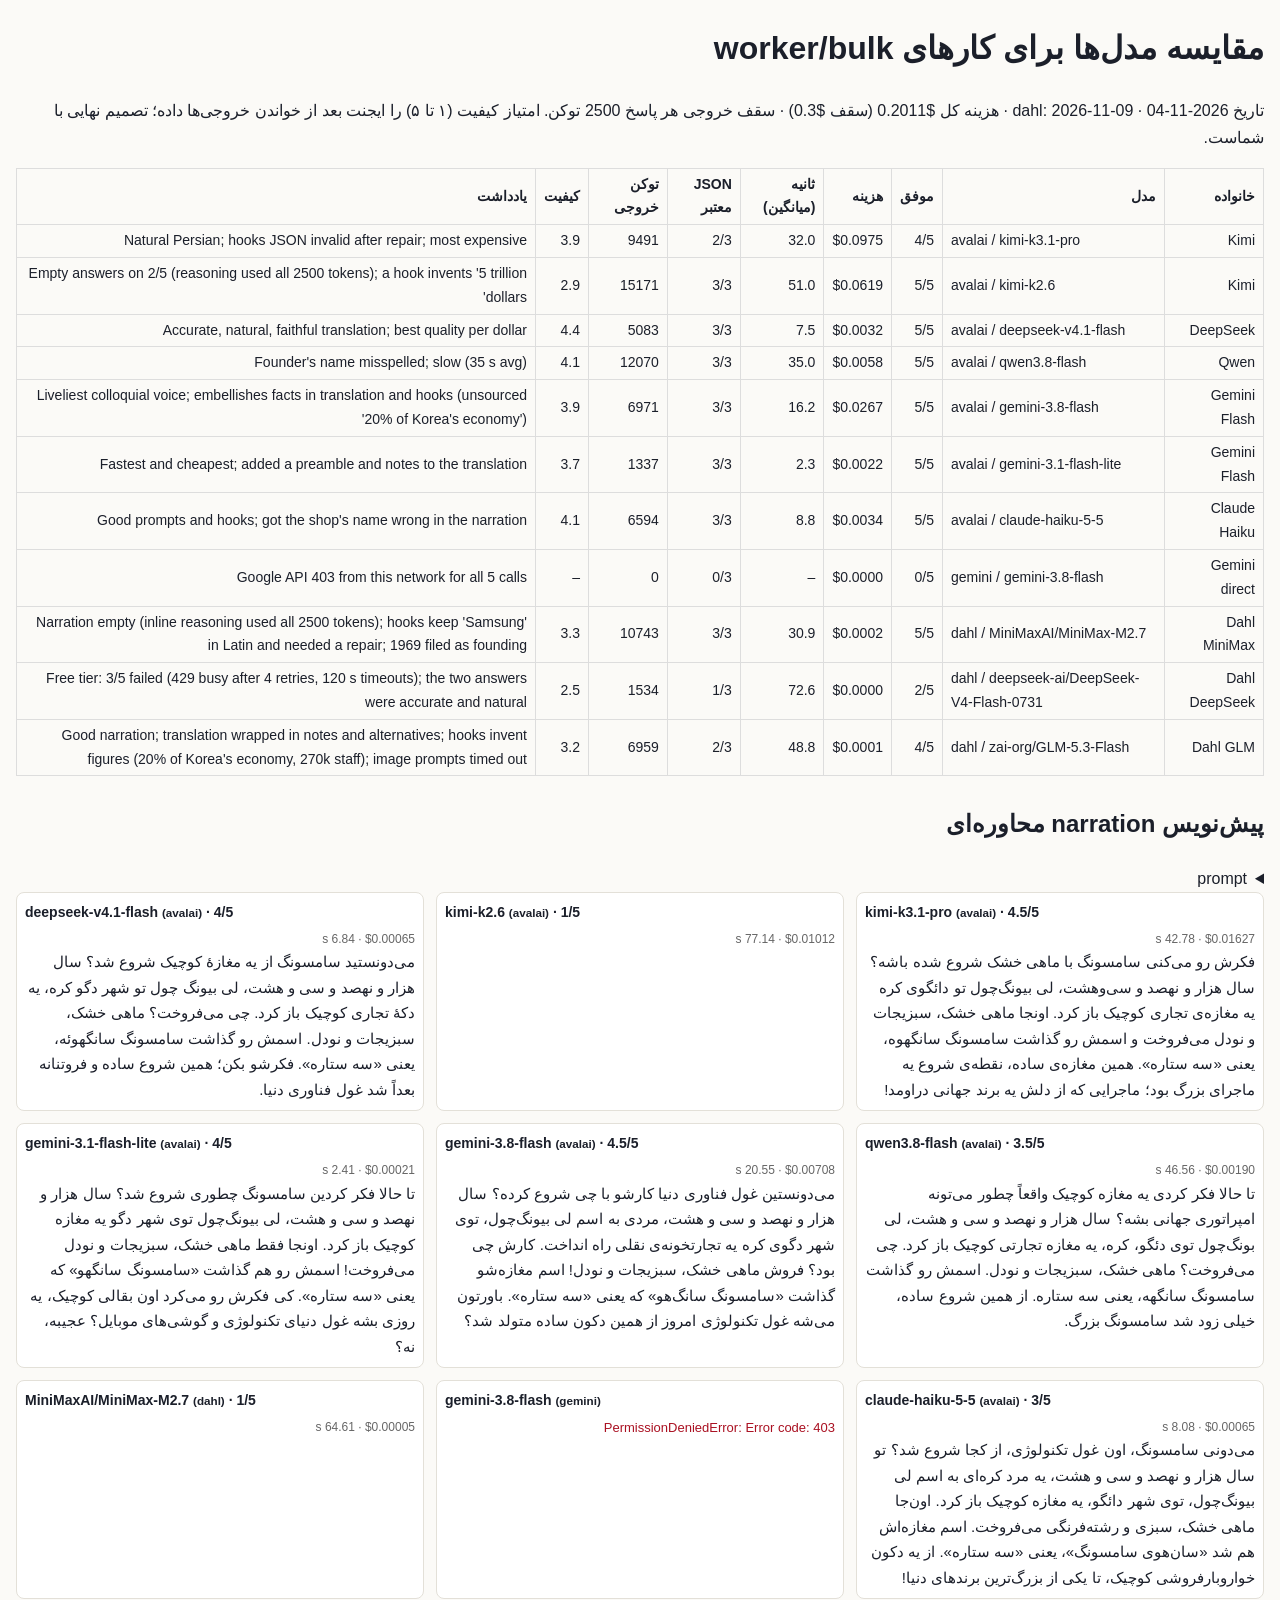
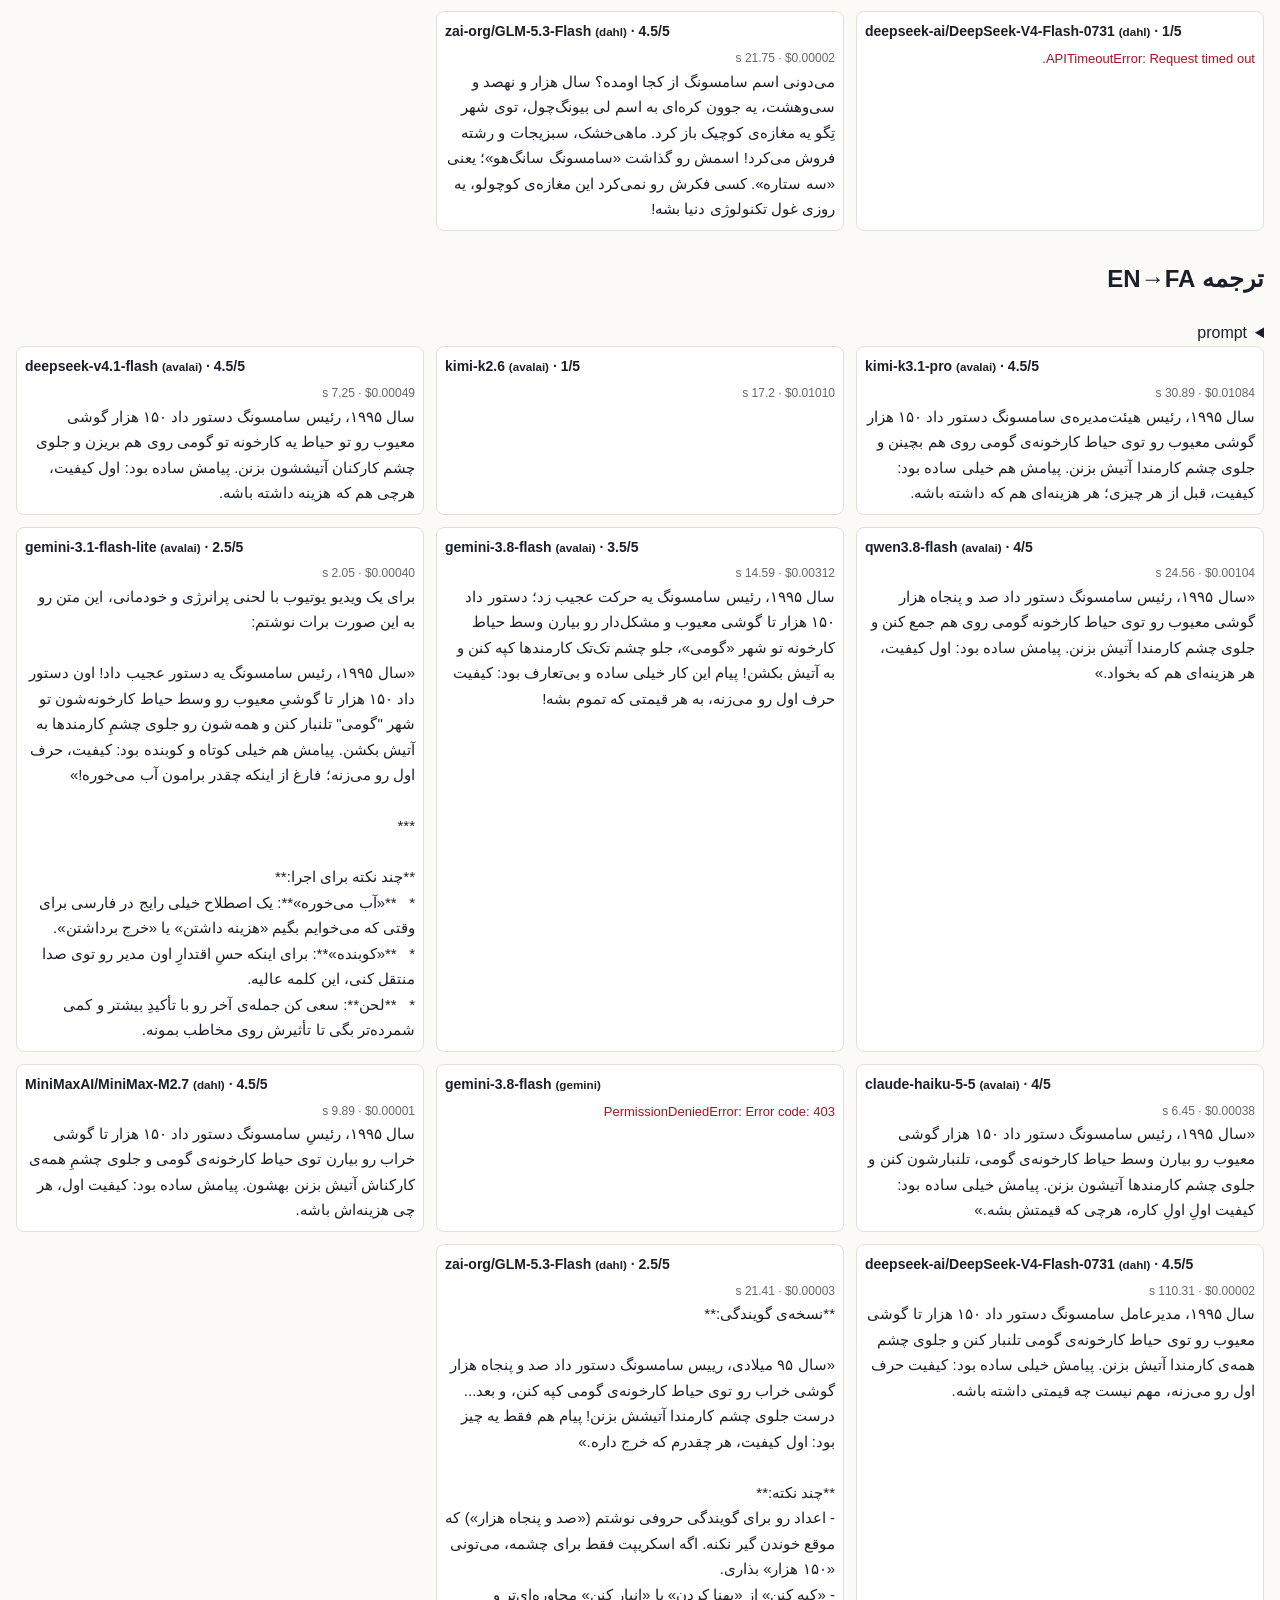
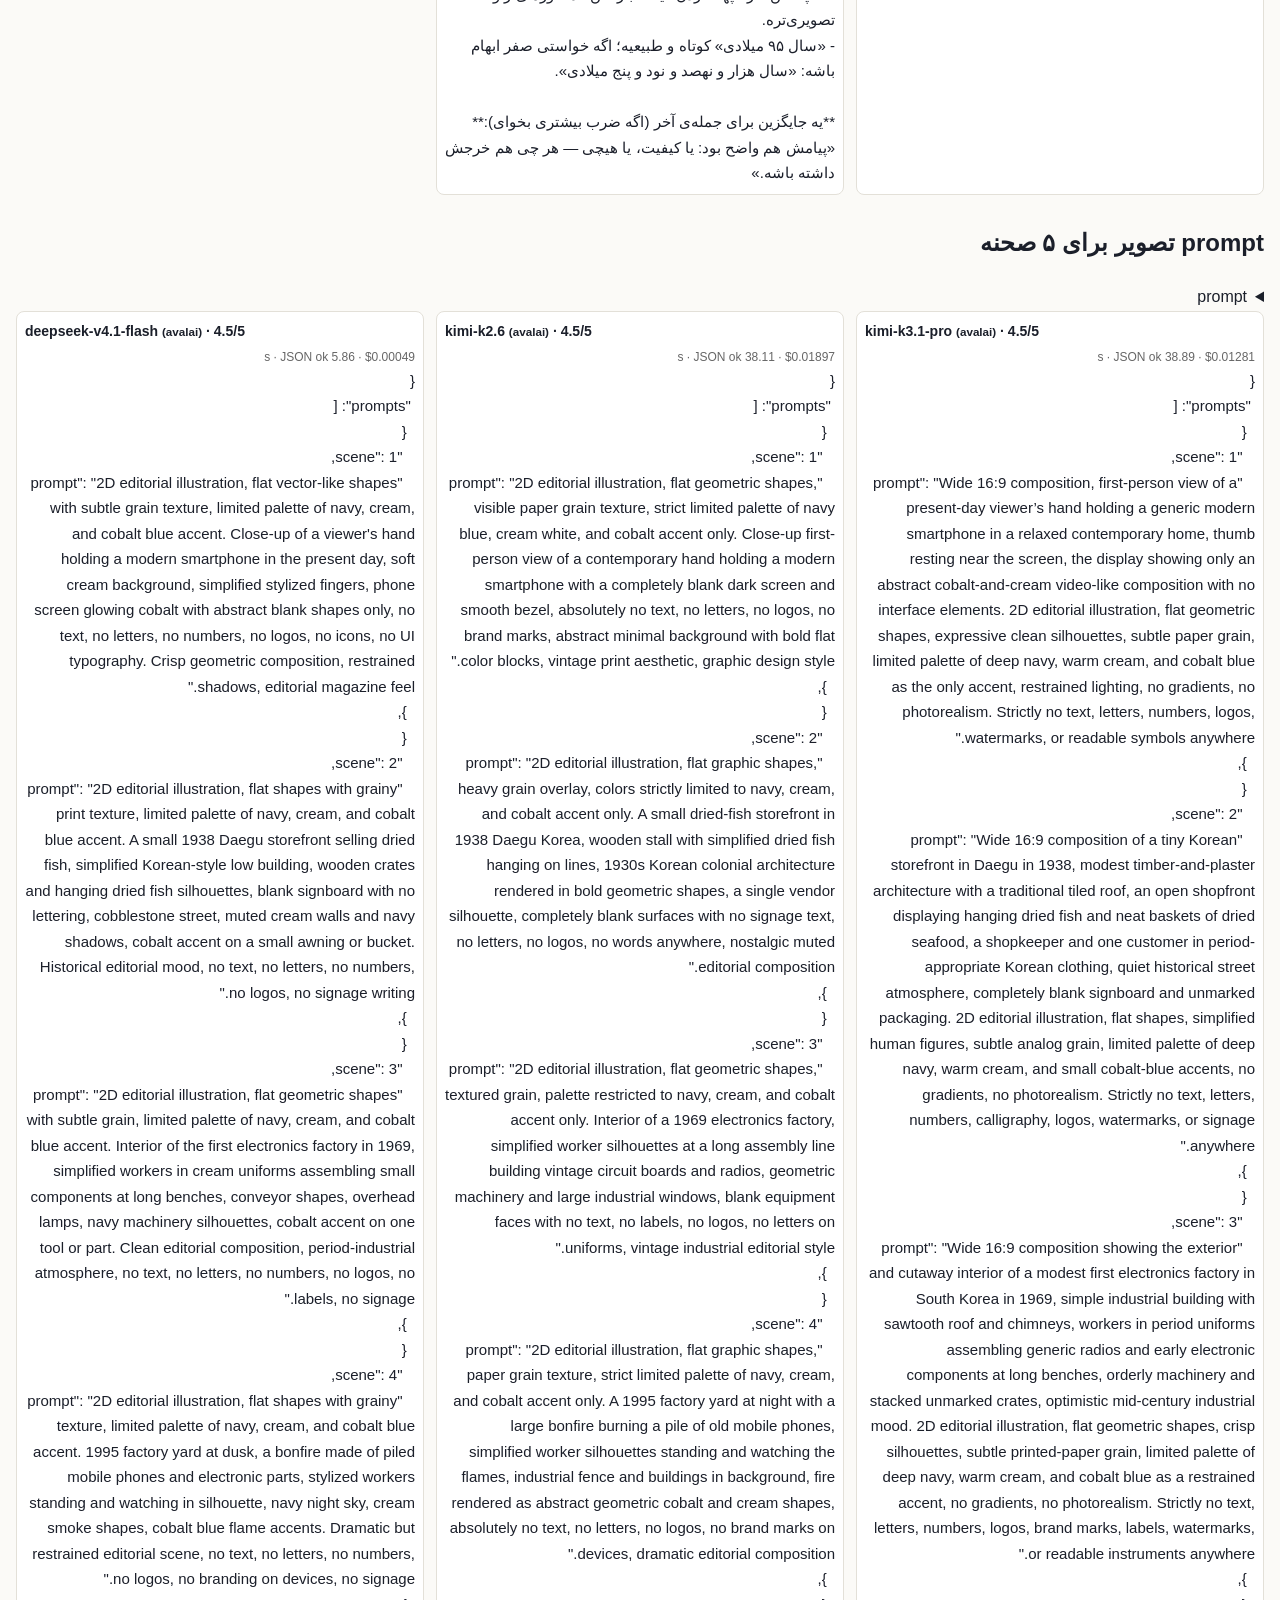
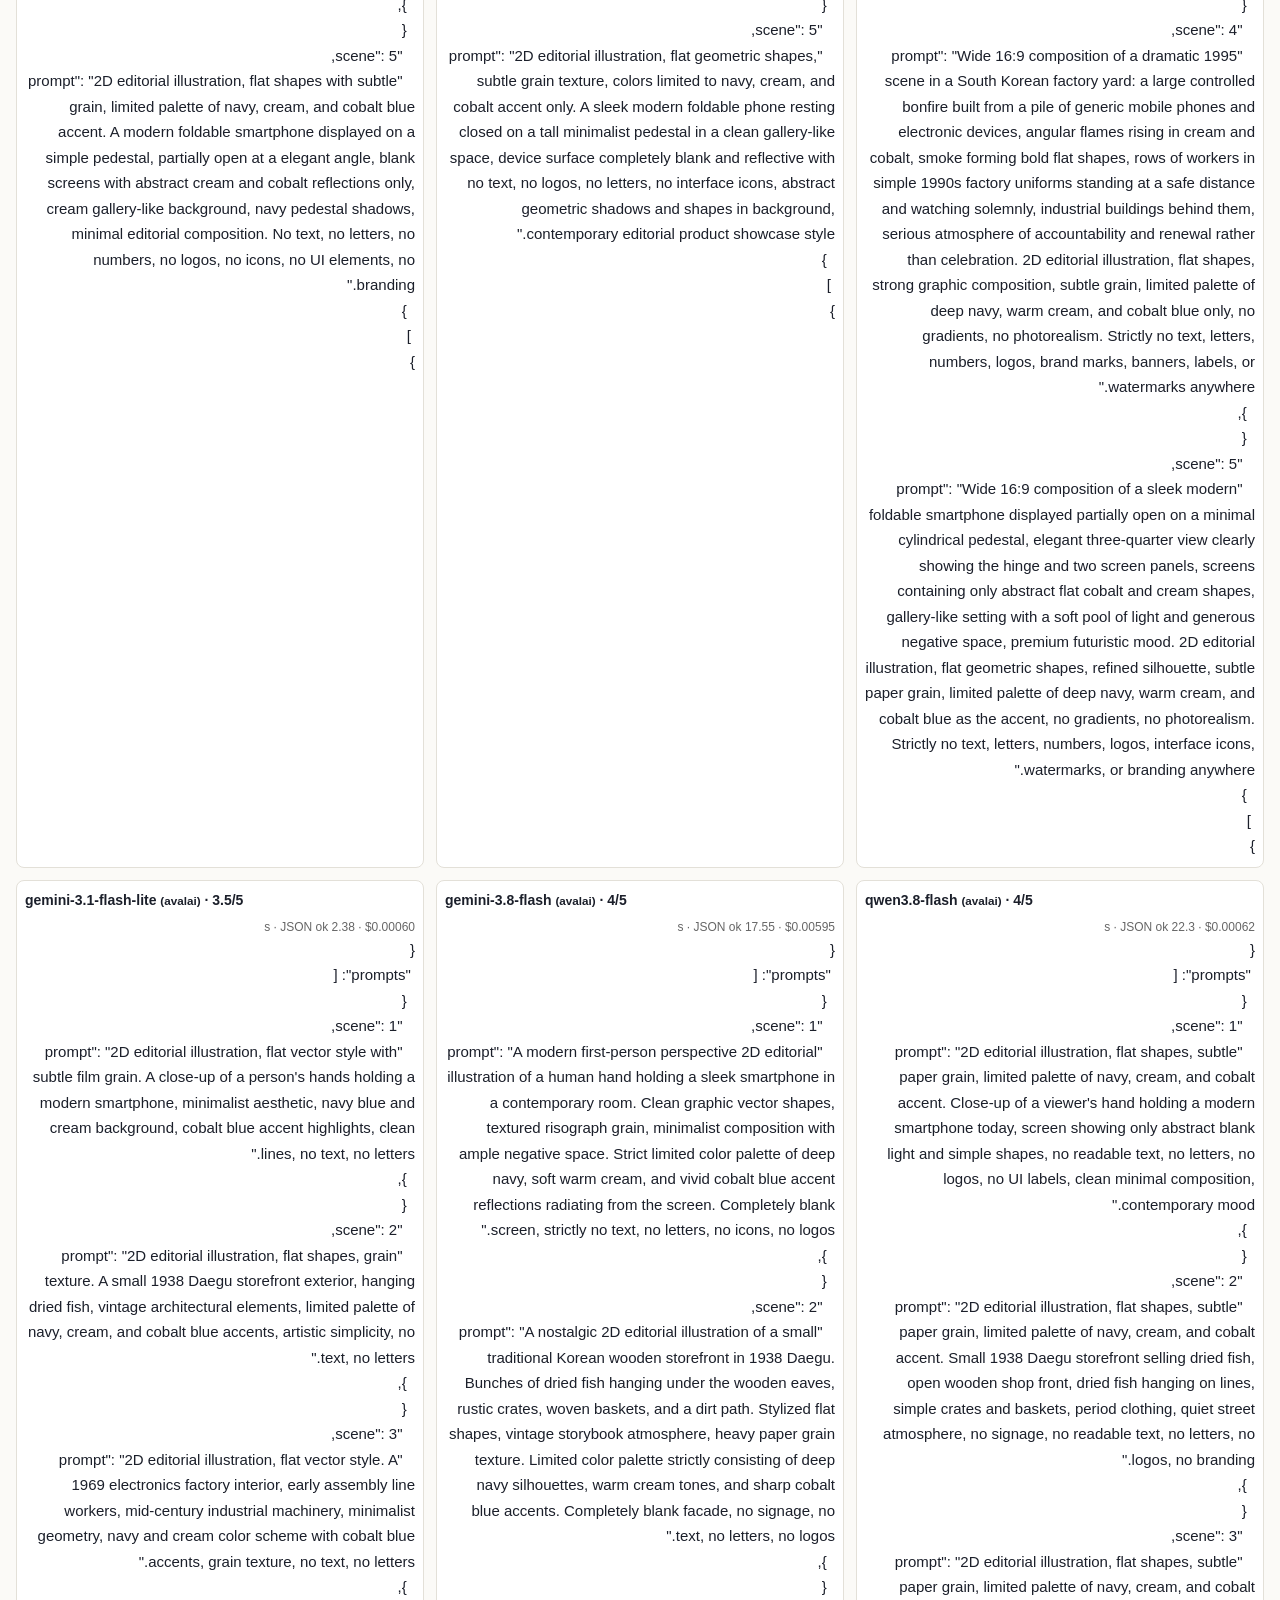
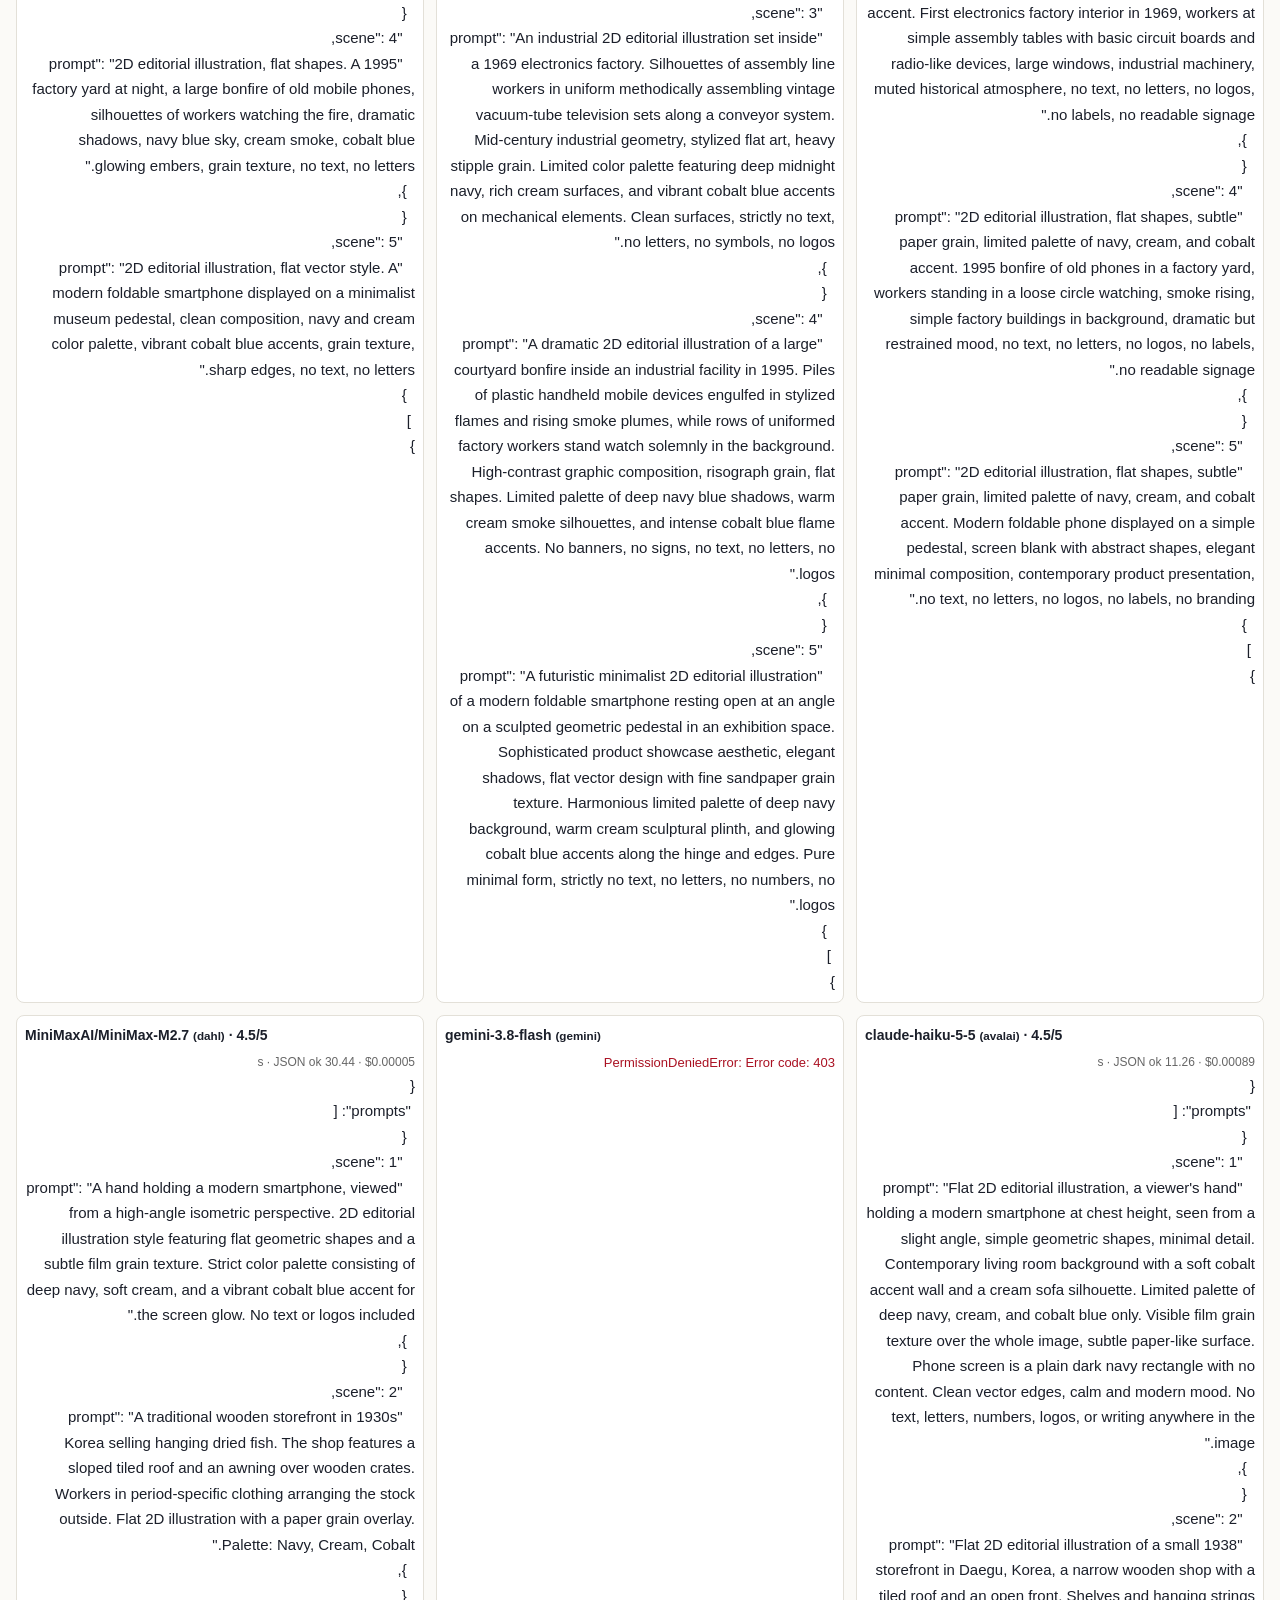
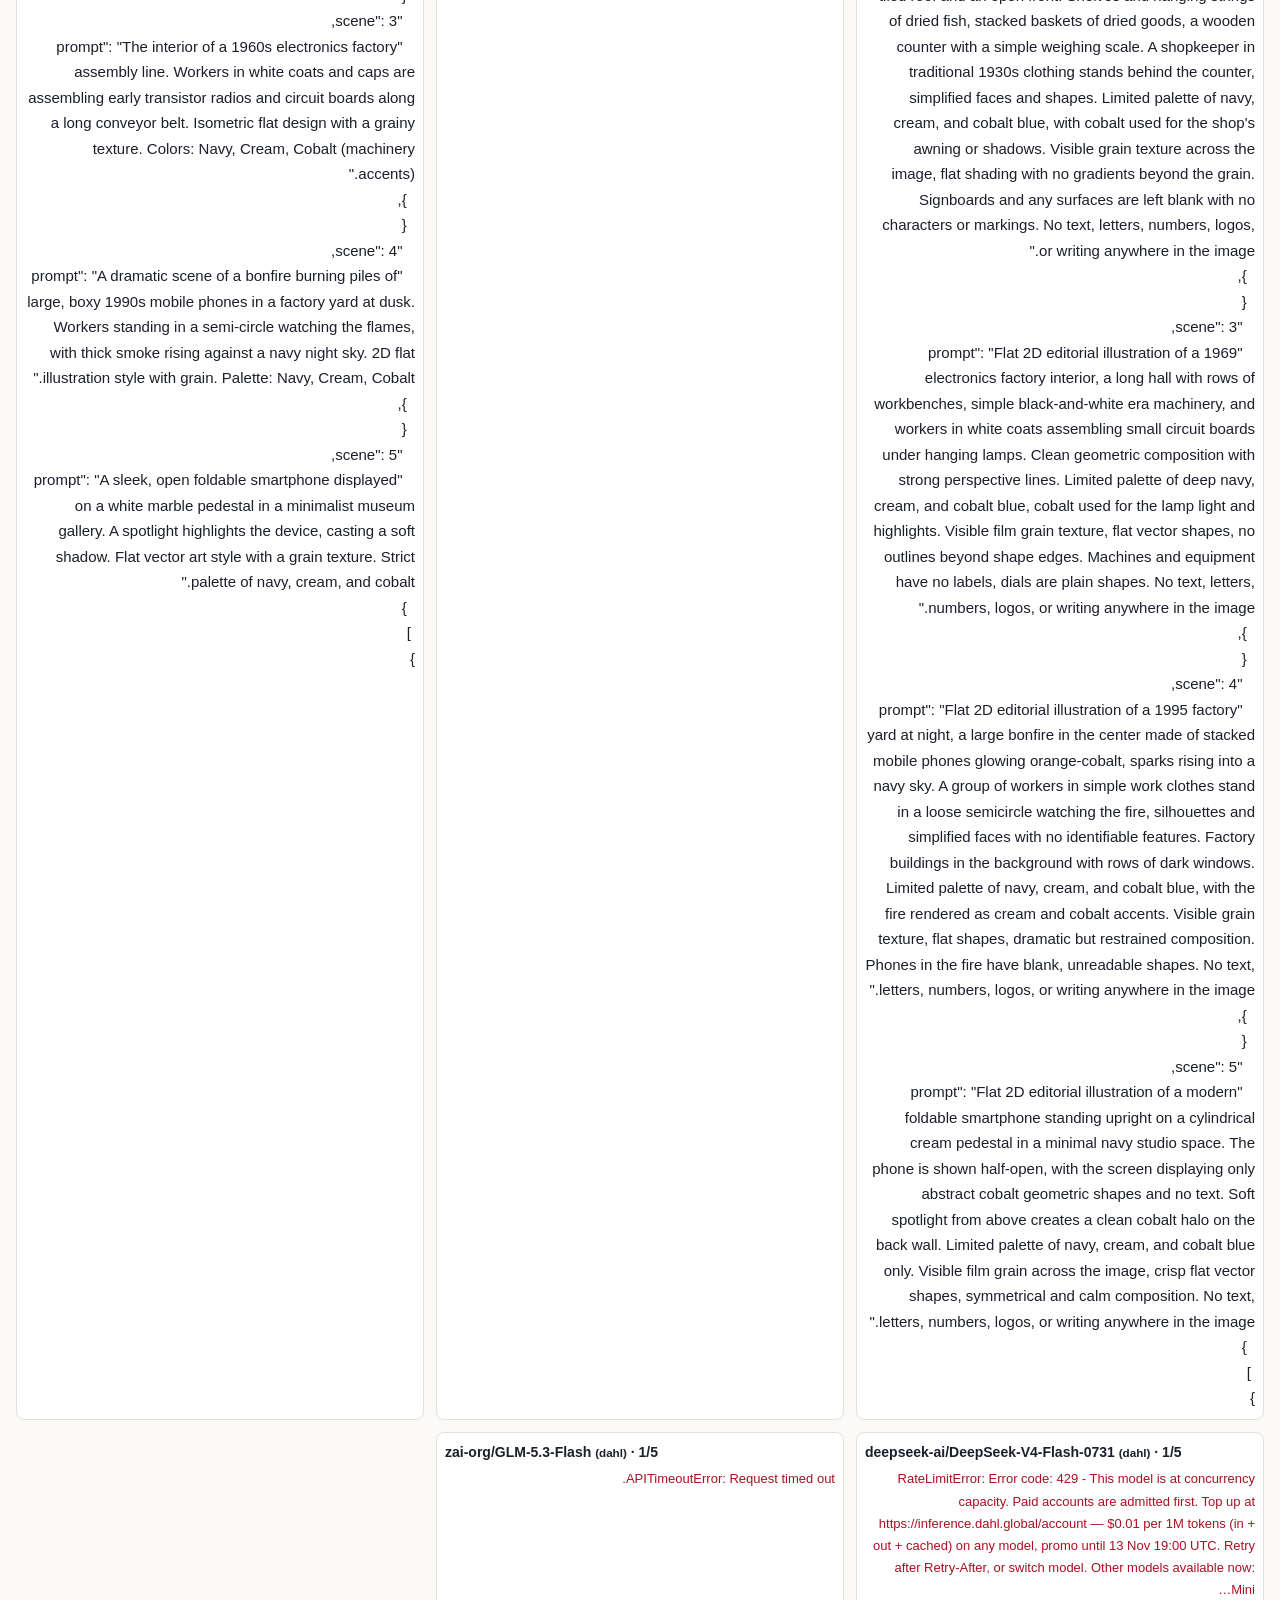
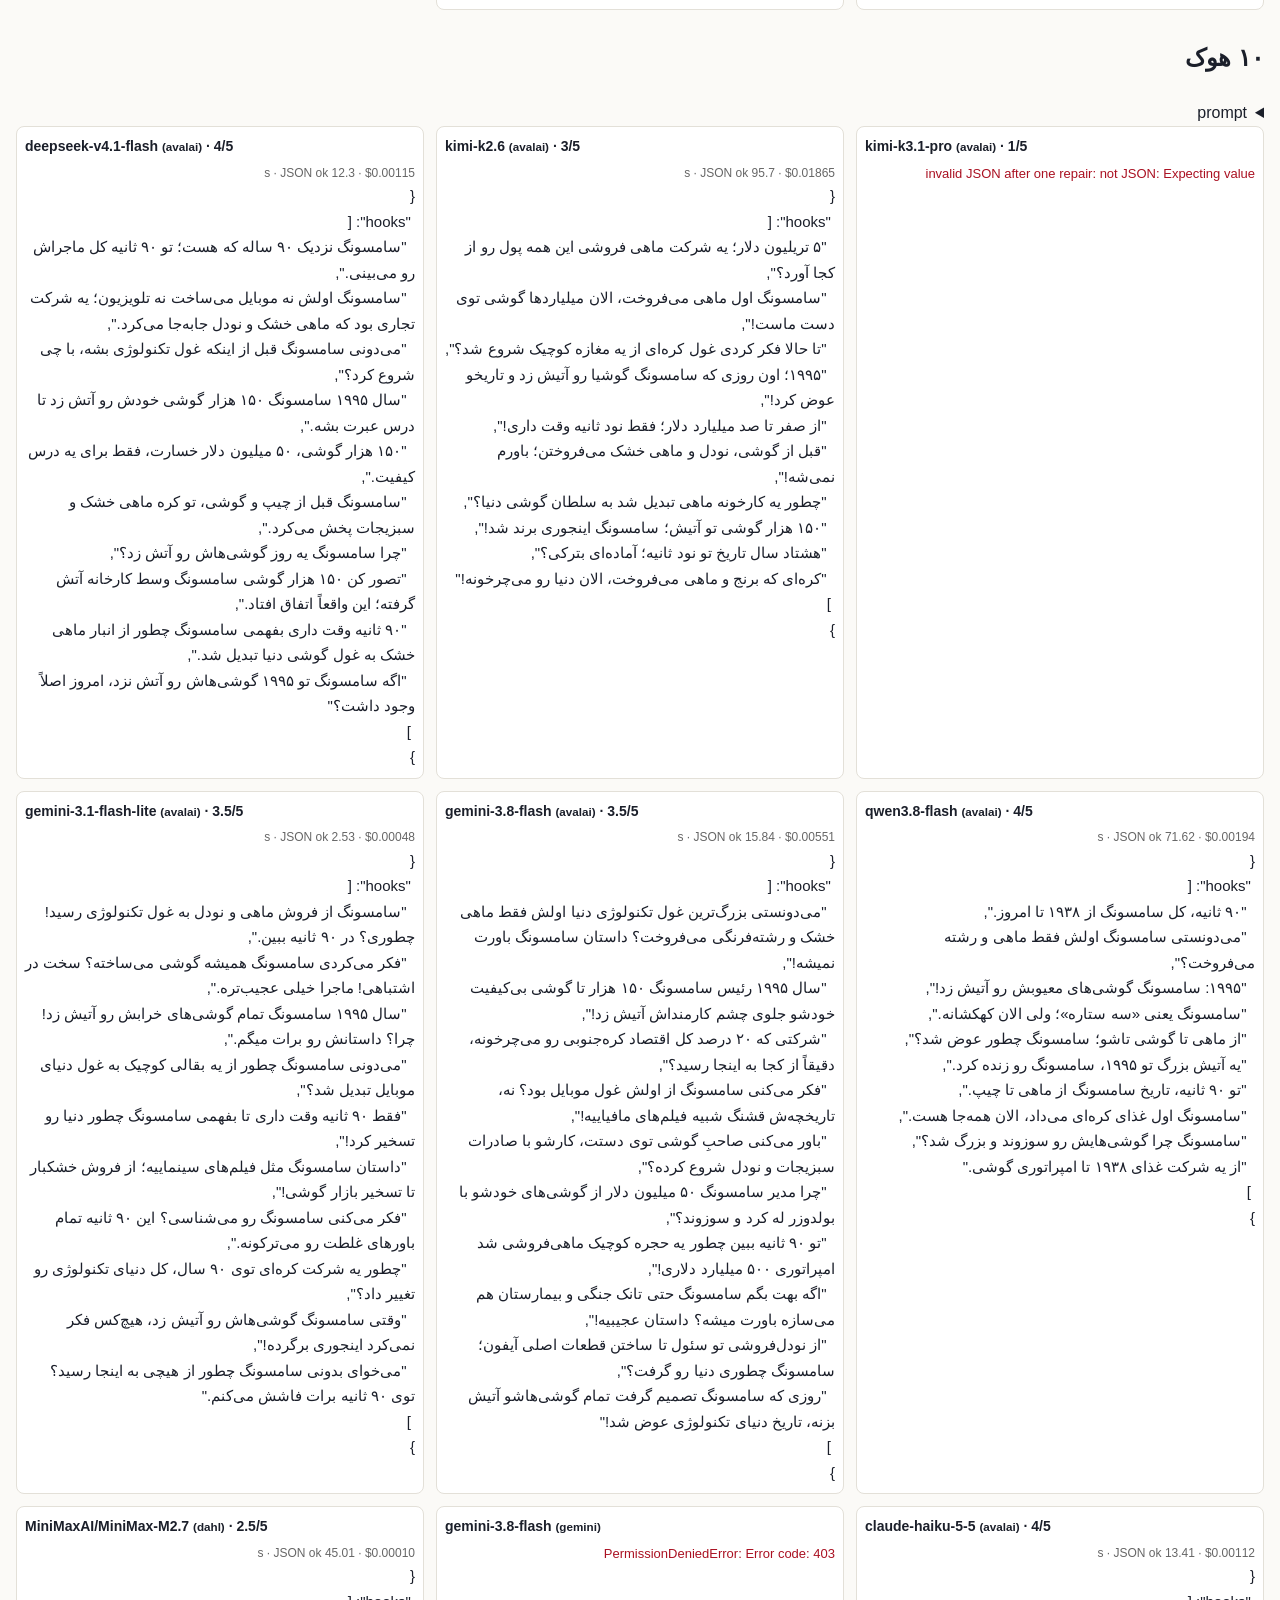
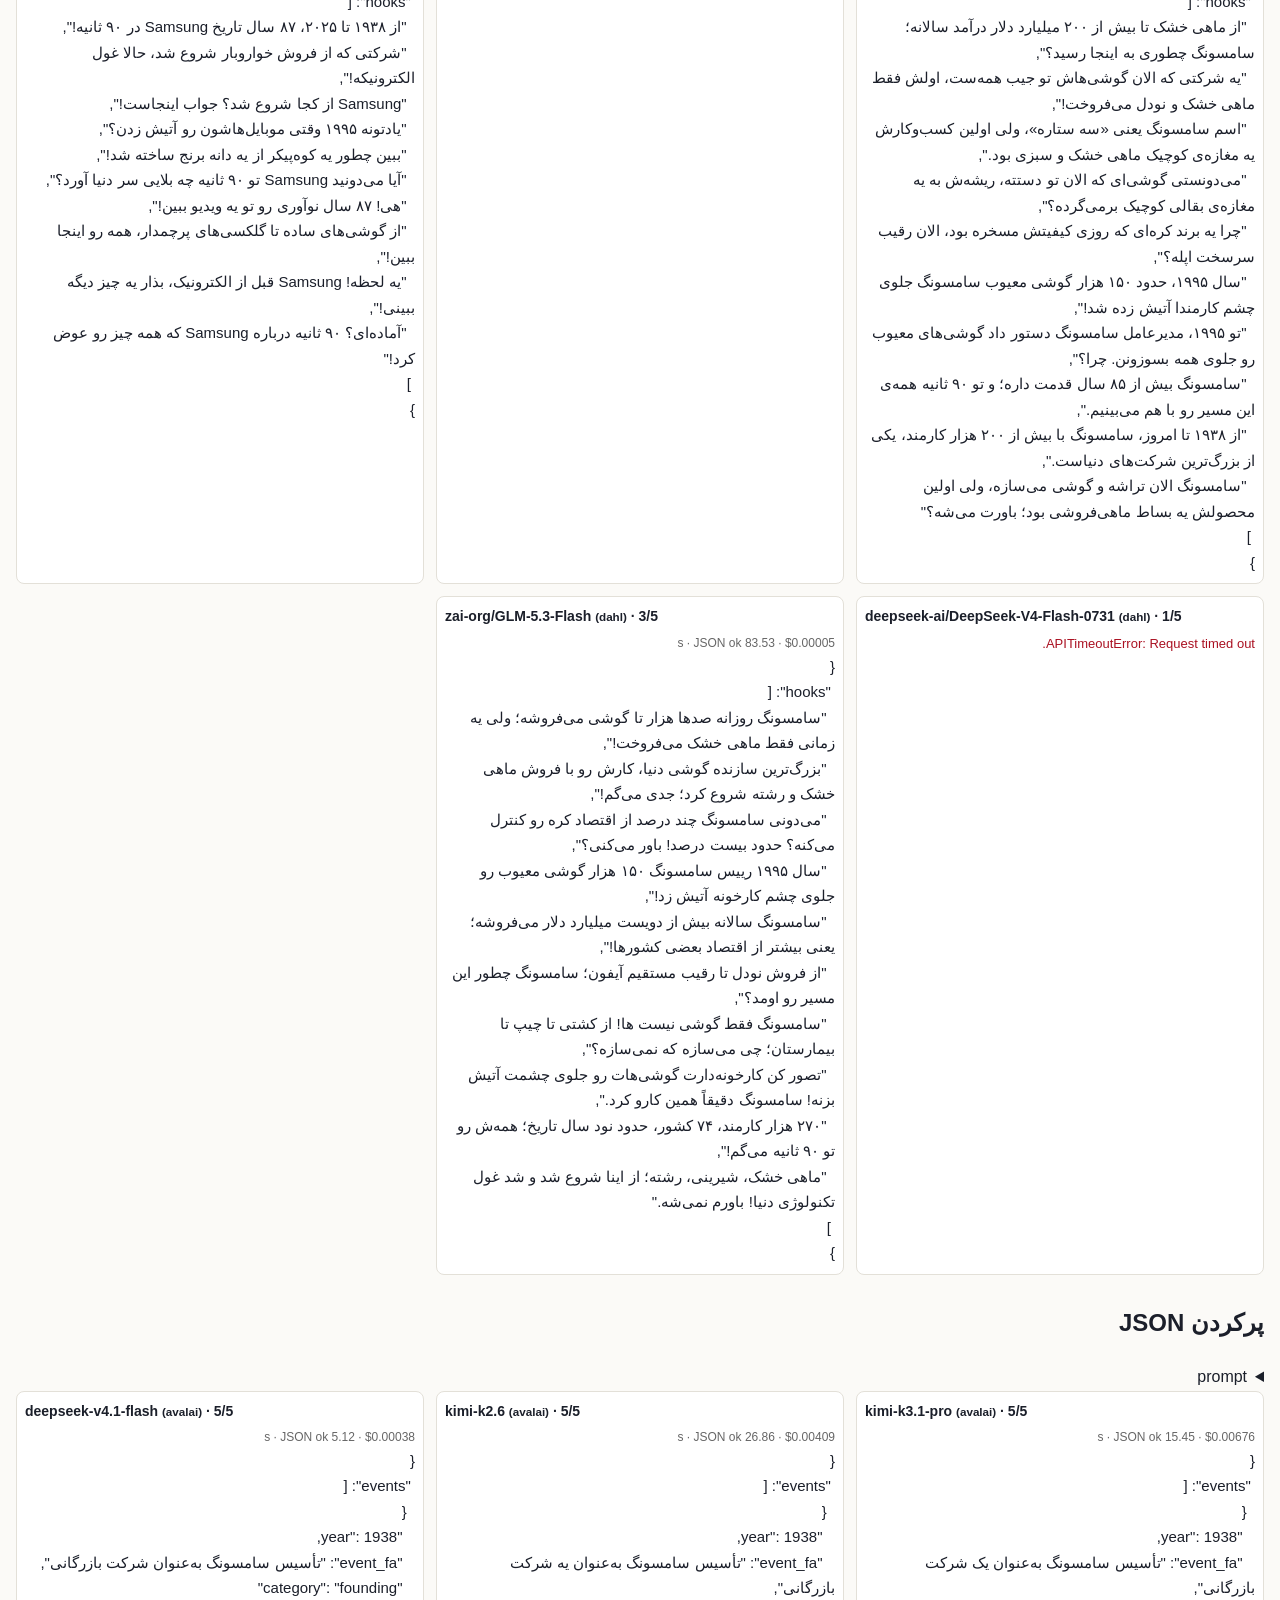
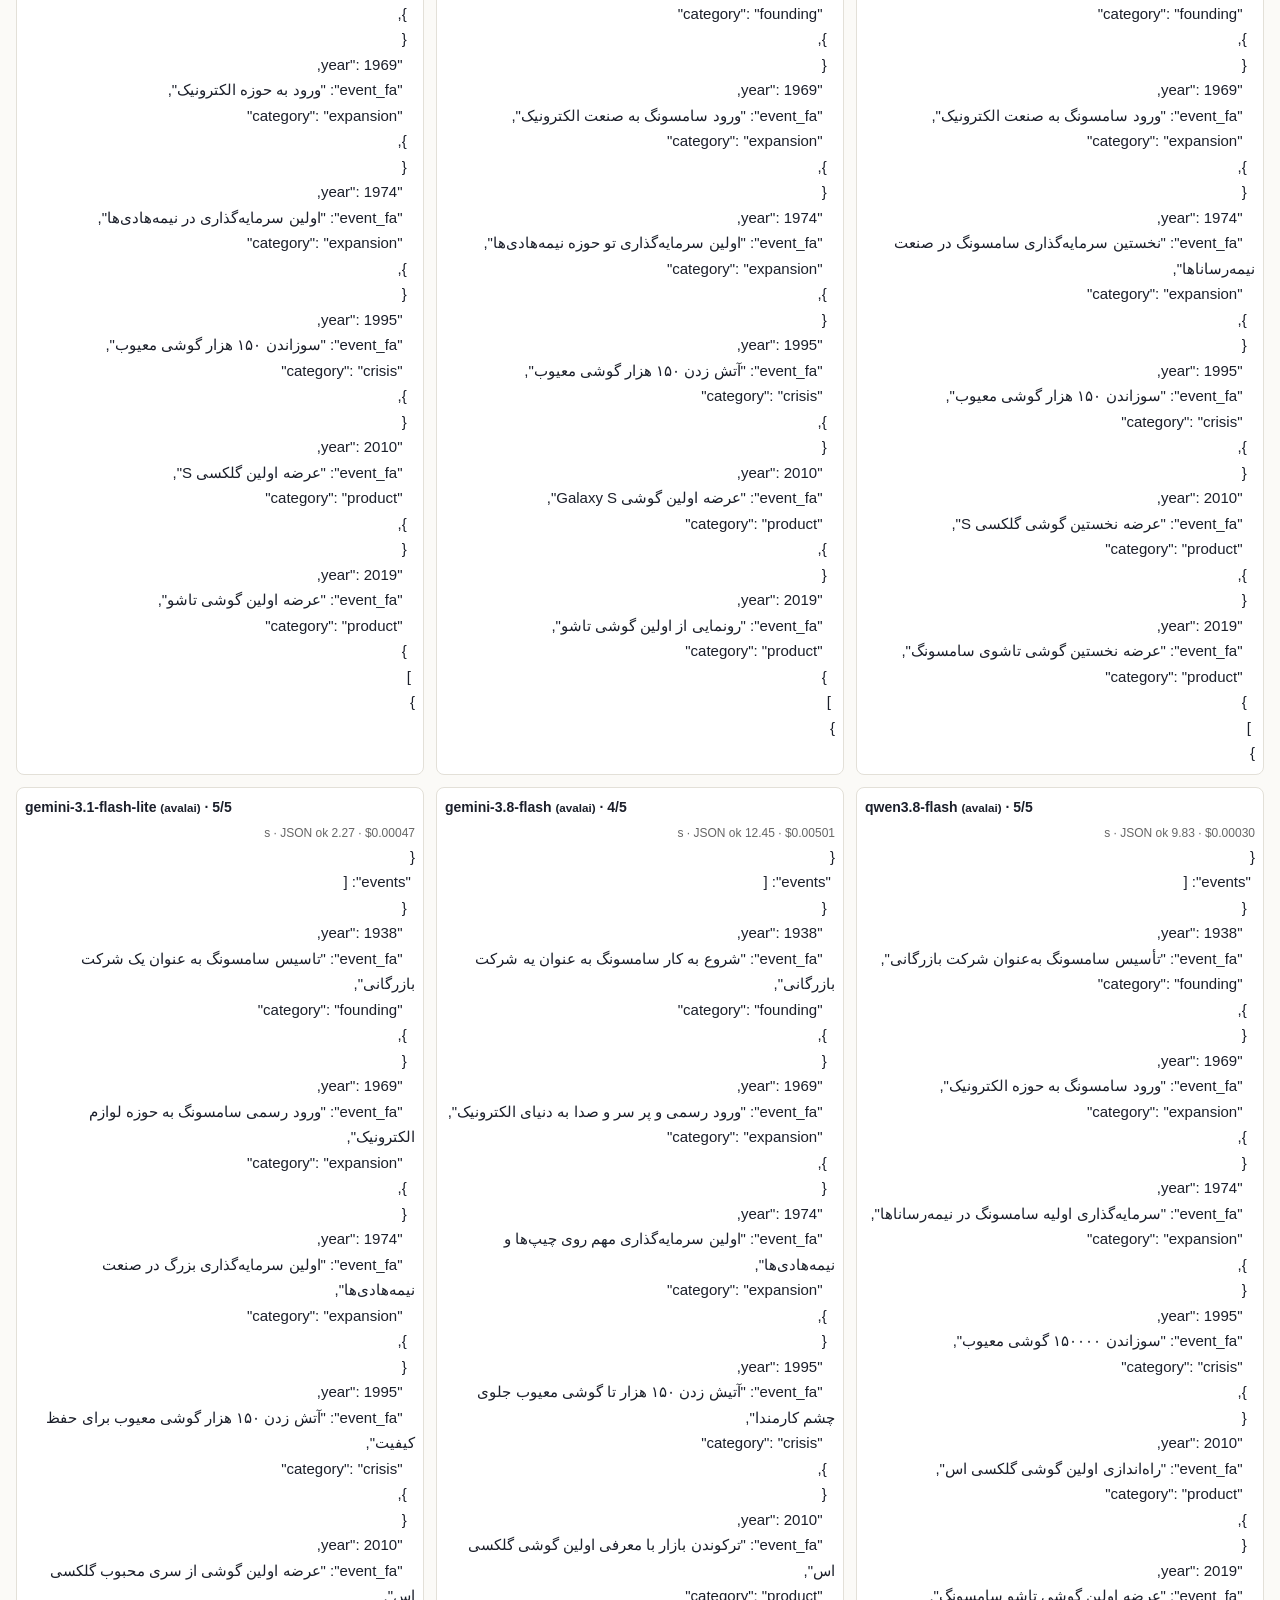
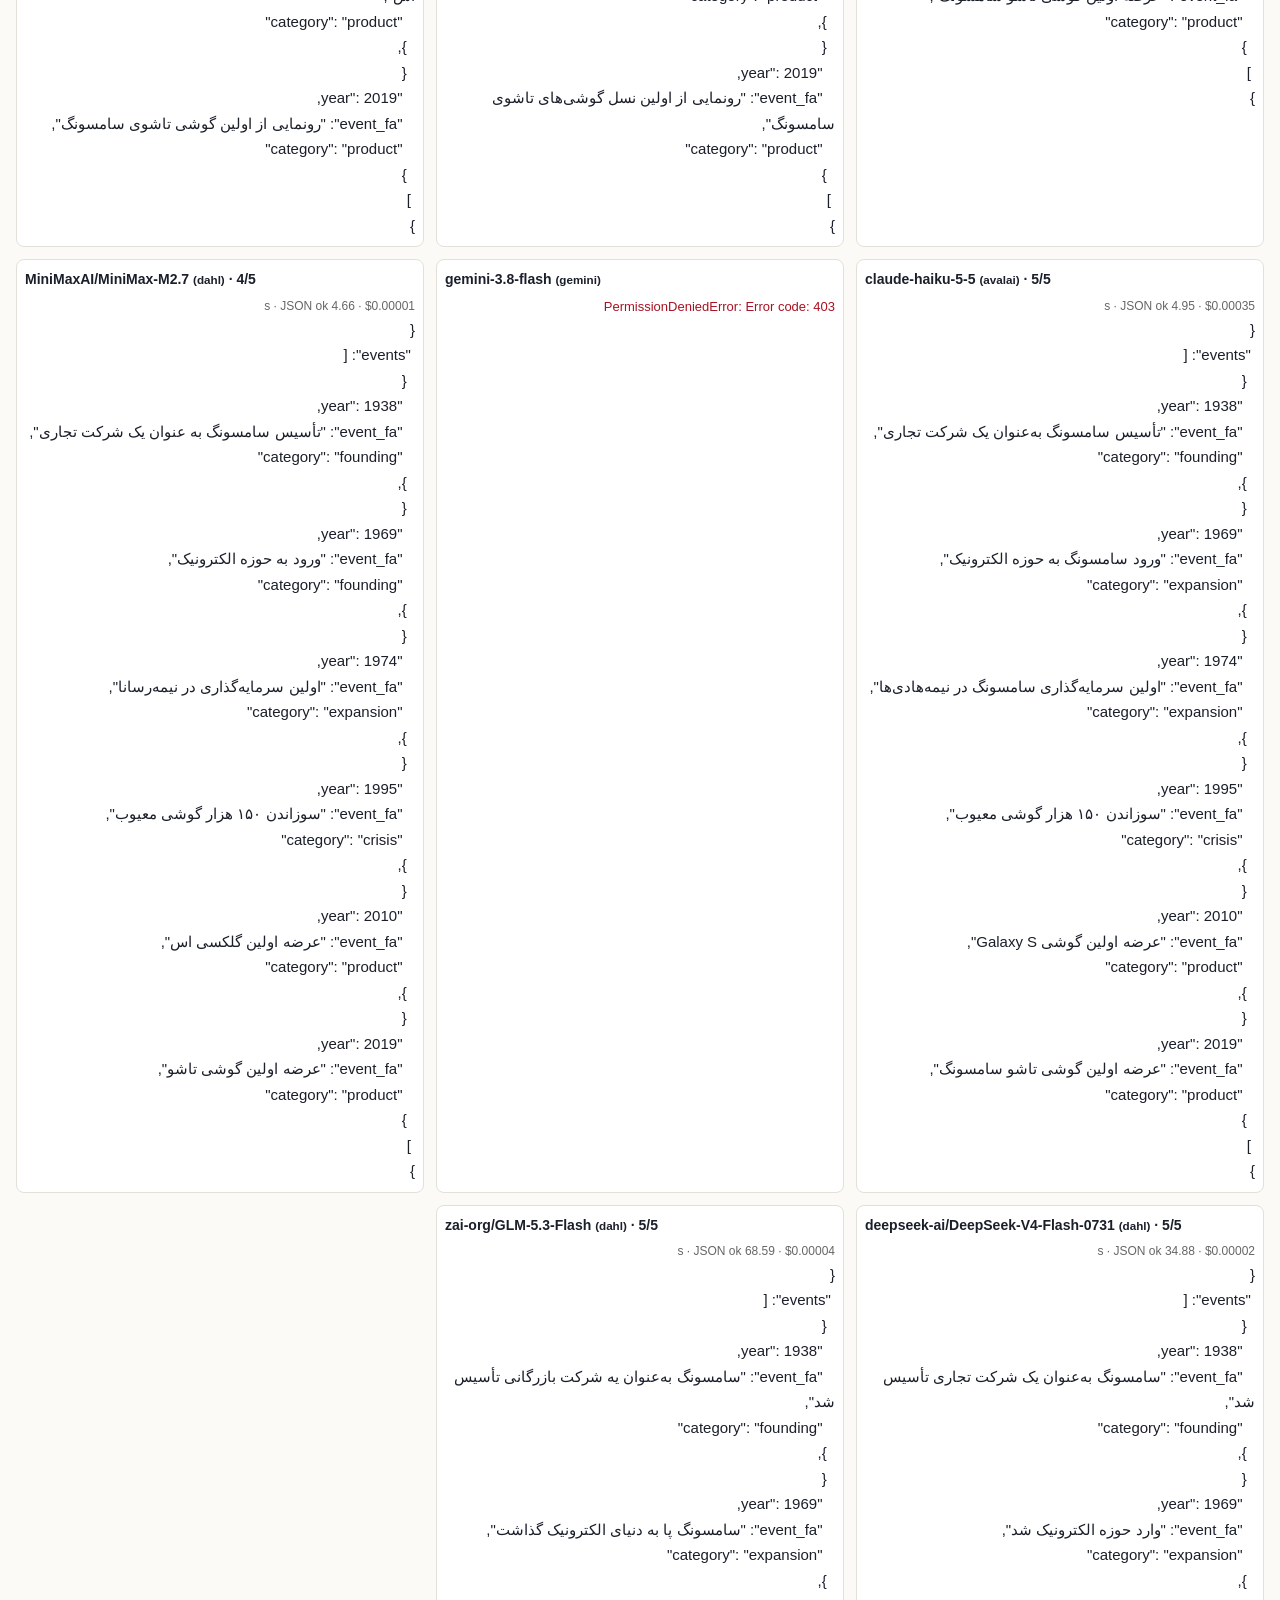
<file: docs/fa/llm_bakeoff/report.html>
<!doctype html><html lang="fa" dir="rtl"><head><meta charset="utf-8">
<meta name="viewport" content="width=device-width, initial-scale=1"><title>LLM bake-off</title>
<style>
body{font-family:Vazirmatn,Tahoma,sans-serif;margin:16px;background:#fbfaf7;color:#1b1f2a;line-height:1.7}
table{border-collapse:collapse;width:100%;font-size:14px}td,th{border:1px solid #ddd;padding:4px 8px;text-align:start}
.grid{display:grid;grid-template-columns:repeat(auto-fill,minmax(320px,1fr));gap:12px}
.card{background:#fff;border:1px solid #e3e0d8;border-radius:8px;padding:8px}
.card h4{margin:0 0 4px;font-size:14px}pre{white-space:pre-wrap;font-family:inherit;margin:0;font-size:15px}
.meta{color:#666;font-size:12px}.err{color:#a12;font-size:13px}section{margin-top:28px}
</style></head><body>
<h1>مقایسه مدل‌ها برای کارهای worker/bulk</h1>
<p>تاریخ 2026-11-04 · dahl: 2026-11-09 · هزینه کل $0.2011 (سقف $0.3) · سقف خروجی هر پاسخ 2500 توکن.
امتیاز کیفیت (۱ تا ۵) را ایجنت بعد از خواندن خروجی‌ها داده؛ تصمیم نهایی با شماست.</p>
<table><tr><th>خانواده</th><th>مدل</th><th>موفق</th><th>هزینه</th><th>ثانیه (میانگین)</th><th>JSON معتبر</th><th>توکن خروجی</th><th>کیفیت</th><th>یادداشت</th></tr><tr><td>Kimi</td><td dir='ltr'>avalai / kimi-k3.1-pro</td><td>4/5</td><td>$0.0975</td><td>32.0</td><td>2/3</td><td>9491</td><td>3.9</td><td>Natural Persian; hooks JSON invalid after repair; most expensive</td></tr><tr><td>Kimi</td><td dir='ltr'>avalai / kimi-k2.6</td><td>5/5</td><td>$0.0619</td><td>51.0</td><td>3/3</td><td>15171</td><td>2.9</td><td>Empty answers on 2/5 (reasoning used all 2500 tokens); a hook invents &#x27;5 trillion dollars&#x27;</td></tr><tr><td>DeepSeek</td><td dir='ltr'>avalai / deepseek-v4.1-flash</td><td>5/5</td><td>$0.0032</td><td>7.5</td><td>3/3</td><td>5083</td><td>4.4</td><td>Accurate, natural, faithful translation; best quality per dollar</td></tr><tr><td>Qwen</td><td dir='ltr'>avalai / qwen3.8-flash</td><td>5/5</td><td>$0.0058</td><td>35.0</td><td>3/3</td><td>12070</td><td>4.1</td><td>Founder&#x27;s name misspelled; slow (35 s avg)</td></tr><tr><td>Gemini Flash</td><td dir='ltr'>avalai / gemini-3.8-flash</td><td>5/5</td><td>$0.0267</td><td>16.2</td><td>3/3</td><td>6971</td><td>3.9</td><td>Liveliest colloquial voice; embellishes facts in translation and hooks (unsourced &#x27;20% of Korea&#x27;s economy&#x27;)</td></tr><tr><td>Gemini Flash</td><td dir='ltr'>avalai / gemini-3.1-flash-lite</td><td>5/5</td><td>$0.0022</td><td>2.3</td><td>3/3</td><td>1337</td><td>3.7</td><td>Fastest and cheapest; added a preamble and notes to the translation</td></tr><tr><td>Claude Haiku</td><td dir='ltr'>avalai / claude-haiku-5-5</td><td>5/5</td><td>$0.0034</td><td>8.8</td><td>3/3</td><td>6594</td><td>4.1</td><td>Good prompts and hooks; got the shop&#x27;s name wrong in the narration</td></tr><tr><td>Gemini direct</td><td dir='ltr'>gemini / gemini-3.8-flash</td><td>0/5</td><td>$0.0000</td><td>–</td><td>0/3</td><td>0</td><td>–</td><td>Google API 403 from this network for all 5 calls</td></tr><tr><td>Dahl MiniMax</td><td dir='ltr'>dahl / MiniMaxAI/MiniMax-M2.7</td><td>5/5</td><td>$0.0002</td><td>30.9</td><td>3/3</td><td>10743</td><td>3.3</td><td>Narration empty (inline reasoning used all 2500 tokens); hooks keep &#x27;Samsung&#x27; in Latin and needed a repair; 1969 filed as founding</td></tr><tr><td>Dahl DeepSeek</td><td dir='ltr'>dahl / deepseek-ai/DeepSeek-V4-Flash-0731</td><td>2/5</td><td>$0.0000</td><td>72.6</td><td>1/3</td><td>1534</td><td>2.5</td><td>Free tier: 3/5 failed (429 busy after 4 retries, 120 s timeouts); the two answers were accurate and natural</td></tr><tr><td>Dahl GLM</td><td dir='ltr'>dahl / zai-org/GLM-5.3-Flash</td><td>4/5</td><td>$0.0001</td><td>48.8</td><td>2/3</td><td>6959</td><td>3.2</td><td>Good narration; translation wrapped in notes and alternatives; hooks invent figures (20% of Korea&#x27;s economy, 270k staff); image prompts timed out</td></tr></table>
<section><h2>پیش‌نویس narration محاوره‌ای</h2><details><summary>prompt</summary><pre dir='ltr'>Write a 20-second Persian narration (about 55-65 words) in colloquial spoken Tehran Persian for a fast history video. Topic: in 1938 Lee Byung-chul opened a small trading shop in Daegu, Korea, selling dried fish, vegetables and noodles; it was called Samsung Sanghoe, &#x27;three stars&#x27;. Open with a question to the viewer. Write numbers as words the narrator will say. Output only the narration.</pre></details><div class='grid'><div class='card'><h4 dir='ltr'>kimi-k3.1-pro <small>(avalai)</small> · 4.5/5</h4><div class='meta'>$0.01627 · 42.78 s</div><pre>فکرش رو می‌کنی سامسونگ با ماهی خشک شروع شده باشه؟ سال هزار و نهصد و سی‌وهشت، لی بیونگ‌چول تو دائگوی کره یه مغازه‌ی تجاری کوچیک باز کرد. اونجا ماهی خشک، سبزیجات و نودل می‌فروخت و اسمش رو گذاشت سامسونگ سانگهوه، یعنی «سه ستاره». همین مغازه‌ی ساده، نقطه‌ی شروع یه ماجرای بزرگ بود؛ ماجرایی که از دلش یه برند جهانی دراومد!</pre></div><div class='card'><h4 dir='ltr'>kimi-k2.6 <small>(avalai)</small> · 1/5</h4><div class='meta'>$0.01012 · 77.14 s</div><pre></pre></div><div class='card'><h4 dir='ltr'>deepseek-v4.1-flash <small>(avalai)</small> · 4/5</h4><div class='meta'>$0.00065 · 6.84 s</div><pre>می‌دونستید سامسونگ از یه مغازهٔ کوچیک شروع شد؟ سال هزار و نهصد و سی و هشت، لی بیونگ چول تو شهر دگو کره، یه دکهٔ تجاری کوچیک باز کرد. چی می‌فروخت؟ ماهی خشک، سبزیجات و نودل. اسمش رو گذاشت سامسونگ سانگهوئه، یعنی «سه ستاره». فکرشو بکن؛ همین شروع ساده و فروتنانه بعداً شد غول فناوری دنیا.</pre></div><div class='card'><h4 dir='ltr'>qwen3.8-flash <small>(avalai)</small> · 3.5/5</h4><div class='meta'>$0.00190 · 46.56 s</div><pre>تا حالا فکر کردی یه مغازه کوچیک واقعاً چطور می‌تونه امپراتوری جهانی بشه؟ سال هزار و نهصد و سی و هشت، لی بونگ‌چول توی دئگو، کره، یه مغازه تجارتی کوچیک باز کرد. چی می‌فروخت؟ ماهی خشک، سبزیجات و نودل. اسمش رو گذاشت سامسونگ سانگهه، یعنی سه ستاره. از همین شروع ساده، خیلی زود شد سامسونگ بزرگ.</pre></div><div class='card'><h4 dir='ltr'>gemini-3.8-flash <small>(avalai)</small> · 4.5/5</h4><div class='meta'>$0.00708 · 20.55 s</div><pre>می‌دونستین غول فناوری دنیا کارشو با چی شروع کرده؟ سال هزار و نهصد و سی و هشت، مردی به اسم لی بیونگ‌چول، توی شهر دگوی کره یه تجارتخونه‌ی نقلی راه انداخت. کارش چی بود؟ فروش ماهی خشک، سبزیجات و نودل! اسم مغازه‌شو گذاشت «سامسونگ سانگ‌هو» که یعنی «سه ستاره». باورتون می‌شه غول تکنولوژی امروز از همین دکون ساده متولد شد؟</pre></div><div class='card'><h4 dir='ltr'>gemini-3.1-flash-lite <small>(avalai)</small> · 4/5</h4><div class='meta'>$0.00021 · 2.41 s</div><pre>تا حالا فکر کردین سامسونگ چطوری شروع شد؟ سال هزار و نهصد و سی و هشت، لی بیونگ‌چول توی شهر دگو یه مغازه کوچیک باز کرد. اونجا فقط ماهی خشک، سبزیجات و نودل می‌فروخت! اسمش رو هم گذاشت «سامسونگ سانگهو» که یعنی «سه ستاره». کی فکرش رو می‌کرد اون بقالی کوچیک، یه روزی بشه غول دنیای تکنولوژی و گوشی‌های موبایل؟ عجیبه، نه؟</pre></div><div class='card'><h4 dir='ltr'>claude-haiku-5-5 <small>(avalai)</small> · 3/5</h4><div class='meta'>$0.00065 · 8.08 s</div><pre>می‌دونی سامسونگ، اون غول تکنولوژی، از کجا شروع شد؟ تو سال هزار و نهصد و سی و هشت، یه مرد کره‌ای به اسم لی بیونگ‌چول، توی شهر دائگو، یه مغازه کوچیک باز کرد. اون‌جا ماهی خشک، سبزی و رشته‌فرنگی می‌فروخت. اسم مغازه‌اش هم شد «سان‌هوی سامسونگ»، یعنی «سه ستاره». از یه دکون خواروبارفروشی کوچیک، تا یکی از بزرگ‌ترین برندهای دنیا!</pre></div><div class='card'><h4 dir='ltr'>gemini-3.8-flash <small>(gemini)</small></h4><div class='err'>PermissionDeniedError: Error code: 403</div></div><div class='card'><h4 dir='ltr'>MiniMaxAI/MiniMax-M2.7 <small>(dahl)</small> · 1/5</h4><div class='meta'>$0.00005 · 64.61 s</div><pre></pre></div><div class='card'><h4 dir='ltr'>deepseek-ai/DeepSeek-V4-Flash-0731 <small>(dahl)</small> · 1/5</h4><div class='err'>APITimeoutError: Request timed out.</div></div><div class='card'><h4 dir='ltr'>zai-org/GLM-5.3-Flash <small>(dahl)</small> · 4.5/5</h4><div class='meta'>$0.00002 · 21.75 s</div><pre>می‌دونی اسم سامسونگ از کجا اومده؟ سال هزار و نهصد و سی‌وهشت، یه جوون کره‌ای به اسم لی بیونگ‌چول، توی شهر تِگو یه مغازه‌ی کوچیک باز کرد. ماهی‌خشک، سبزیجات و رشته فروش می‌کرد! اسمش رو گذاشت «سامسونگ سانگ‌هو»؛ یعنی «سه ستاره». کسی فکرش رو نمی‌کرد این مغازه‌ی کوچولو، یه روزی غول تکنولوژی دنیا بشه!</pre></div></div></section><section><h2>ترجمه EN→FA</h2><details><summary>prompt</summary><pre dir='ltr'>Translate into natural colloquial Persian for a voice-over (not word for word; keep facts exact):

&quot;In 1995, Samsung&#x27;s chairman ordered 150,000 faulty phones to be piled up in a factory yard in Gumi and set on fire in front of the employees. The message was simple: quality first, whatever it costs.&quot;</pre></details><div class='grid'><div class='card'><h4 dir='ltr'>kimi-k3.1-pro <small>(avalai)</small> · 4.5/5</h4><div class='meta'>$0.01084 · 30.89 s</div><pre>سال ۱۹۹۵، رئیس هیئت‌مدیره‌ی سامسونگ دستور داد ۱۵۰ هزار گوشی معیوب رو توی حیاط کارخونه‌ی گومی روی هم بچینن و جلوی چشم کارمندا آتیش بزنن. پیامش هم خیلی ساده بود: کیفیت، قبل از هر چیزی؛ هر هزینه‌ای هم که داشته باشه.</pre></div><div class='card'><h4 dir='ltr'>kimi-k2.6 <small>(avalai)</small> · 1/5</h4><div class='meta'>$0.01010 · 17.2 s</div><pre></pre></div><div class='card'><h4 dir='ltr'>deepseek-v4.1-flash <small>(avalai)</small> · 4.5/5</h4><div class='meta'>$0.00049 · 7.25 s</div><pre>سال ۱۹۹۵، رئیس سامسونگ دستور داد ۱۵۰ هزار گوشی معیوب رو تو حیاط یه کارخونه تو گومی روی هم بریزن و جلوی چشم کارکنان آتیششون بزنن. پیامش ساده بود: اول کیفیت، هرچی هم که هزینه داشته باشه.</pre></div><div class='card'><h4 dir='ltr'>qwen3.8-flash <small>(avalai)</small> · 4/5</h4><div class='meta'>$0.00104 · 24.56 s</div><pre>«سال ۱۹۹۵، رئیس سامسونگ دستور داد صد و پنجاه هزار گوشی معیوب رو توی حیاط کارخونه گومی روی هم جمع کنن و جلوی چشم کارمندا آتیش بزنن. پیامش ساده بود: اول کیفیت، هر هزینه‌ای هم که بخواد.»</pre></div><div class='card'><h4 dir='ltr'>gemini-3.8-flash <small>(avalai)</small> · 3.5/5</h4><div class='meta'>$0.00312 · 14.59 s</div><pre>سال ۱۹۹۵، رئیس سامسونگ یه حرکت عجیب زد؛ دستور داد ۱۵۰ هزار تا گوشی معیوب و مشکل‌دار رو بیارن وسط حیاط کارخونه تو شهر «گومی»، جلو چشم تک‌تک کارمندها کپه کنن و به آتیش بکشن! پیام این کار خیلی ساده و بی‌تعارف بود: کیفیت حرف اول رو می‌زنه، به هر قیمتی که تموم بشه!</pre></div><div class='card'><h4 dir='ltr'>gemini-3.1-flash-lite <small>(avalai)</small> · 2.5/5</h4><div class='meta'>$0.00040 · 2.05 s</div><pre>برای یک ویدیو یوتیوب با لحنی پرانرژی و خودمانی، این متن رو به این صورت برات نوشتم:

«سال ۱۹۹۵، رئیس سامسونگ یه دستور عجیب داد! اون دستور داد ۱۵۰ هزار تا گوشیِ معیوب رو وسط حیاط کارخونه‌شون تو شهر &quot;گومی&quot; تلنبار کنن و همه‌شون رو جلوی چشمِ کارمندها به آتیش بکشن. پیامش هم خیلی کوتاه و کوبنده بود: کیفیت، حرف اول رو می‌زنه؛ فارغ از اینکه چقدر برامون آب می‌خوره!»

***

**چند نکته برای اجرا:**
*   **«آب می‌خوره»**: یک اصطلاح خیلی رایج در فارسی برای وقتی که می‌خوایم بگیم «هزینه داشتن» یا «خرج برداشتن».
*   **«کوبنده»**: برای اینکه حسِ اقتدارِ اون مدیر رو توی صدا منتقل کنی، این کلمه عالیه.
*   **لحن**: سعی کن جمله‌ی آخر رو با تأکیدِ بیشتر و کمی شمرده‌تر بگی تا تأثیرش روی مخاطب بمونه.</pre></div><div class='card'><h4 dir='ltr'>claude-haiku-5-5 <small>(avalai)</small> · 4/5</h4><div class='meta'>$0.00038 · 6.45 s</div><pre>«سال ۱۹۹۵، رئیس سامسونگ دستور داد ۱۵۰ هزار گوشی معیوب رو بیارن وسط حیاط کارخونه‌ی گومی، تلنبارشون کنن و جلوی چشم کارمندها آتیشون بزنن. پیامش خیلی ساده بود: کیفیت اولِ اولِ کاره، هرچی که قیمتش بشه.»</pre></div><div class='card'><h4 dir='ltr'>gemini-3.8-flash <small>(gemini)</small></h4><div class='err'>PermissionDeniedError: Error code: 403</div></div><div class='card'><h4 dir='ltr'>MiniMaxAI/MiniMax-M2.7 <small>(dahl)</small> · 4.5/5</h4><div class='meta'>$0.00001 · 9.89 s</div><pre>سال ۱۹۹۵، رئیسِ سامسونگ دستور داد ۱۵۰ هزار تا گوشی خراب رو بیارن توی حیاط کارخونه‌ی گومی و جلوی چشمِ همه‌ی کارکناش آتیش بزنن بهشون. پیامش ساده بود: کیفیت اول، هر چی هزینه‌اش باشه.</pre></div><div class='card'><h4 dir='ltr'>deepseek-ai/DeepSeek-V4-Flash-0731 <small>(dahl)</small> · 4.5/5</h4><div class='meta'>$0.00002 · 110.31 s</div><pre>سال ۱۹۹۵، مدیرعامل سامسونگ دستور داد ۱۵۰ هزار تا گوشی معیوب رو توی حیاط کارخونه‌ی گومی تلنبار کنن و جلوی چشم همه‌ی کارمندا آتیش بزنن. پیامش خیلی ساده بود: کیفیت حرف اول رو می‌زنه، مهم نیست چه قیمتی داشته باشه.</pre></div><div class='card'><h4 dir='ltr'>zai-org/GLM-5.3-Flash <small>(dahl)</small> · 2.5/5</h4><div class='meta'>$0.00003 · 21.41 s</div><pre>**نسخه‌ی گویندگی:**

«سال ۹۵ میلادی، رییس سامسونگ دستور داد صد و پنجاه هزار گوشی خراب رو توی حیاط کارخونه‌ی گومی کپه کنن، و بعد... درست جلوی چشم کارمندا آتیشش بزنن! پیام هم فقط یه چیز بود: اول کیفیت، هر چقدرم که خرج داره.»

**چند نکته:**
- اعداد رو برای گویندگی حروفی نوشتم («صد و پنجاه هزار») که موقع خوندن گیر نکنه. اگه اسکریپت فقط برای چشمه، می‌تونی «۱۵۰ هزار» بذاری.
- «کپه کنن» از «پهنا کردن» یا «انبار کنن» محاوره‌ای‌تر و تصویری‌تره.
- «سال ۹۵ میلادی» کوتاه و طبیعیه؛ اگه خواستی صفر ابهام باشه: «سال هزار و نهصد و نود و پنج میلادی».

**یه جایگزین برای جمله‌ی آخر (اگه ضرب بیشتری بخوای):**
«پیامش هم واضح بود: یا کیفیت، یا هیچی — هر چی هم خرجش داشته باشه.»</pre></div></div></section><section><h2>prompt تصویر برای ۵ صحنه</h2><details><summary>prompt</summary><pre dir='ltr'>Write English image-generation prompts for 5 scenes of a 2D editorial illustration video (flat shapes, grain, limited palette: navy, cream, cobalt accent). No text, letters or logos may appear in any image. Scenes: 1) a phone in a viewer&#x27;s hand, today; 2) a small 1938 Daegu storefront selling dried fish; 3) 1969 first electronics factory; 4) 1995 bonfire of phones in a factory yard, workers watching; 5) a modern foldable phone on a pedestal. Return JSON: {&quot;prompts&quot;: [{&quot;scene&quot;: 1, &quot;prompt&quot;: &quot;...&quot;}, ...]}</pre></details><div class='grid'><div class='card'><h4 dir='ltr'>kimi-k3.1-pro <small>(avalai)</small> · 4.5/5</h4><div class='meta'>$0.01281 · 38.89 s · JSON ok</div><pre>{
 &quot;prompts&quot;: [
  {
   &quot;scene&quot;: 1,
   &quot;prompt&quot;: &quot;Wide 16:9 composition, first-person view of a present-day viewer’s hand holding a generic modern smartphone in a relaxed contemporary home, thumb resting near the screen, the display showing only an abstract cobalt-and-cream video-like composition with no interface elements. 2D editorial illustration, flat geometric shapes, expressive clean silhouettes, subtle paper grain, limited palette of deep navy, warm cream, and cobalt blue as the only accent, restrained lighting, no gradients, no photorealism. Strictly no text, letters, numbers, logos, watermarks, or readable symbols anywhere.&quot;
  },
  {
   &quot;scene&quot;: 2,
   &quot;prompt&quot;: &quot;Wide 16:9 composition of a tiny Korean storefront in Daegu in 1938, modest timber-and-plaster architecture with a traditional tiled roof, an open shopfront displaying hanging dried fish and neat baskets of dried seafood, a shopkeeper and one customer in period-appropriate Korean clothing, quiet historical street atmosphere, completely blank signboard and unmarked packaging. 2D editorial illustration, flat shapes, simplified human figures, subtle analog grain, limited palette of deep navy, warm cream, and small cobalt-blue accents, no gradients, no photorealism. Strictly no text, letters, numbers, calligraphy, logos, watermarks, or signage anywhere.&quot;
  },
  {
   &quot;scene&quot;: 3,
   &quot;prompt&quot;: &quot;Wide 16:9 composition showing the exterior and cutaway interior of a modest first electronics factory in South Korea in 1969, simple industrial building with sawtooth roof and chimneys, workers in period uniforms assembling generic radios and early electronic components at long benches, orderly machinery and stacked unmarked crates, optimistic mid-century industrial mood. 2D editorial illustration, flat geometric shapes, crisp silhouettes, subtle printed-paper grain, limited palette of deep navy, warm cream, and cobalt blue as a restrained accent, no gradients, no photorealism. Strictly no text, letters, numbers, logos, brand marks, labels, watermarks, or readable instruments anywhere.&quot;
  },
  {
   &quot;scene&quot;: 4,
   &quot;prompt&quot;: &quot;Wide 16:9 composition of a dramatic 1995 scene in a South Korean factory yard: a large controlled bonfire built from a pile of generic mobile phones and electronic devices, angular flames rising in cream and cobalt, smoke forming bold flat shapes, rows of workers in simple 1990s factory uniforms standing at a safe distance and watching solemnly, industrial buildings behind them, serious atmosphere of accountability and renewal rather than celebration. 2D editorial illustration, flat shapes, strong graphic composition, subtle grain, limited palette of deep navy, warm cream, and cobalt blue only, no gradients, no photorealism. Strictly no text, letters, numbers, logos, brand marks, banners, labels, or watermarks anywhere.&quot;
  },
  {
   &quot;scene&quot;: 5,
   &quot;prompt&quot;: &quot;Wide 16:9 composition of a sleek modern foldable smartphone displayed partially open on a minimal cylindrical pedestal, elegant three-quarter view clearly showing the hinge and two screen panels, screens containing only abstract flat cobalt and cream shapes, gallery-like setting with a soft pool of light and generous negative space, premium futuristic mood. 2D editorial illustration, flat geometric shapes, refined silhouette, subtle paper grain, limited palette of deep navy, warm cream, and cobalt blue as the accent, no gradients, no photorealism. Strictly no text, letters, numbers, logos, interface icons, watermarks, or branding anywhere.&quot;
  }
 ]
}</pre></div><div class='card'><h4 dir='ltr'>kimi-k2.6 <small>(avalai)</small> · 4.5/5</h4><div class='meta'>$0.01897 · 38.11 s · JSON ok</div><pre>{
 &quot;prompts&quot;: [
  {
   &quot;scene&quot;: 1,
   &quot;prompt&quot;: &quot;2D editorial illustration, flat geometric shapes, visible paper grain texture, strict limited palette of navy blue, cream white, and cobalt accent only. Close-up first-person view of a contemporary hand holding a modern smartphone with a completely blank dark screen and smooth bezel, absolutely no text, no letters, no logos, no brand marks, abstract minimal background with bold flat color blocks, vintage print aesthetic, graphic design style.&quot;
  },
  {
   &quot;scene&quot;: 2,
   &quot;prompt&quot;: &quot;2D editorial illustration, flat graphic shapes, heavy grain overlay, colors strictly limited to navy, cream, and cobalt accent only. A small dried-fish storefront in 1938 Daegu Korea, wooden stall with simplified dried fish hanging on lines, 1930s Korean colonial architecture rendered in bold geometric shapes, a single vendor silhouette, completely blank surfaces with no signage text, no letters, no logos, no words anywhere, nostalgic muted editorial composition.&quot;
  },
  {
   &quot;scene&quot;: 3,
   &quot;prompt&quot;: &quot;2D editorial illustration, flat geometric shapes, textured grain, palette restricted to navy, cream, and cobalt accent only. Interior of a 1969 electronics factory, simplified worker silhouettes at a long assembly line building vintage circuit boards and radios, geometric machinery and large industrial windows, blank equipment faces with no text, no labels, no logos, no letters on uniforms, vintage industrial editorial style.&quot;
  },
  {
   &quot;scene&quot;: 4,
   &quot;prompt&quot;: &quot;2D editorial illustration, flat graphic shapes, paper grain texture, strict limited palette of navy, cream, and cobalt accent only. A 1995 factory yard at night with a large bonfire burning a pile of old mobile phones, simplified worker silhouettes standing and watching the flames, industrial fence and buildings in background, fire rendered as abstract geometric cobalt and cream shapes, absolutely no text, no letters, no logos, no brand marks on devices, dramatic editorial composition.&quot;
  },
  {
   &quot;scene&quot;: 5,
   &quot;prompt&quot;: &quot;2D editorial illustration, flat geometric shapes, subtle grain texture, colors limited to navy, cream, and cobalt accent only. A sleek modern foldable phone resting closed on a tall minimalist pedestal in a clean gallery-like space, device surface completely blank and reflective with no text, no logos, no letters, no interface icons, abstract geometric shadows and shapes in background, contemporary editorial product showcase style.&quot;
  }
 ]
}</pre></div><div class='card'><h4 dir='ltr'>deepseek-v4.1-flash <small>(avalai)</small> · 4.5/5</h4><div class='meta'>$0.00049 · 5.86 s · JSON ok</div><pre>{
 &quot;prompts&quot;: [
  {
   &quot;scene&quot;: 1,
   &quot;prompt&quot;: &quot;2D editorial illustration, flat vector-like shapes with subtle grain texture, limited palette of navy, cream, and cobalt blue accent. Close-up of a viewer&#x27;s hand holding a modern smartphone in the present day, soft cream background, simplified stylized fingers, phone screen glowing cobalt with abstract blank shapes only, no text, no letters, no numbers, no logos, no icons, no UI typography. Crisp geometric composition, restrained shadows, editorial magazine feel.&quot;
  },
  {
   &quot;scene&quot;: 2,
   &quot;prompt&quot;: &quot;2D editorial illustration, flat shapes with grainy print texture, limited palette of navy, cream, and cobalt blue accent. A small 1938 Daegu storefront selling dried fish, simplified Korean-style low building, wooden crates and hanging dried fish silhouettes, blank signboard with no lettering, cobblestone street, muted cream walls and navy shadows, cobalt accent on a small awning or bucket. Historical editorial mood, no text, no letters, no numbers, no logos, no signage writing.&quot;
  },
  {
   &quot;scene&quot;: 3,
   &quot;prompt&quot;: &quot;2D editorial illustration, flat geometric shapes with subtle grain, limited palette of navy, cream, and cobalt blue accent. Interior of the first electronics factory in 1969, simplified workers in cream uniforms assembling small components at long benches, conveyor shapes, overhead lamps, navy machinery silhouettes, cobalt accent on one tool or part. Clean editorial composition, period-industrial atmosphere, no text, no letters, no numbers, no logos, no labels, no signage.&quot;
  },
  {
   &quot;scene&quot;: 4,
   &quot;prompt&quot;: &quot;2D editorial illustration, flat shapes with grainy texture, limited palette of navy, cream, and cobalt blue accent. 1995 factory yard at dusk, a bonfire made of piled mobile phones and electronic parts, stylized workers standing and watching in silhouette, navy night sky, cream smoke shapes, cobalt blue flame accents. Dramatic but restrained editorial scene, no text, no letters, no numbers, no logos, no branding on devices, no signage.&quot;
  },
  {
   &quot;scene&quot;: 5,
   &quot;prompt&quot;: &quot;2D editorial illustration, flat shapes with subtle grain, limited palette of navy, cream, and cobalt blue accent. A modern foldable smartphone displayed on a simple pedestal, partially open at a elegant angle, blank screens with abstract cream and cobalt reflections only, cream gallery-like background, navy pedestal shadows, minimal editorial composition. No text, no letters, no numbers, no logos, no icons, no UI elements, no branding.&quot;
  }
 ]
}</pre></div><div class='card'><h4 dir='ltr'>qwen3.8-flash <small>(avalai)</small> · 4/5</h4><div class='meta'>$0.00062 · 22.3 s · JSON ok</div><pre>{
 &quot;prompts&quot;: [
  {
   &quot;scene&quot;: 1,
   &quot;prompt&quot;: &quot;2D editorial illustration, flat shapes, subtle paper grain, limited palette of navy, cream, and cobalt accent. Close-up of a viewer&#x27;s hand holding a modern smartphone today, screen showing only abstract blank light and simple shapes, no readable text, no letters, no logos, no UI labels, clean minimal composition, contemporary mood.&quot;
  },
  {
   &quot;scene&quot;: 2,
   &quot;prompt&quot;: &quot;2D editorial illustration, flat shapes, subtle paper grain, limited palette of navy, cream, and cobalt accent. Small 1938 Daegu storefront selling dried fish, open wooden shop front, dried fish hanging on lines, simple crates and baskets, period clothing, quiet street atmosphere, no signage, no readable text, no letters, no logos, no branding.&quot;
  },
  {
   &quot;scene&quot;: 3,
   &quot;prompt&quot;: &quot;2D editorial illustration, flat shapes, subtle paper grain, limited palette of navy, cream, and cobalt accent. First electronics factory interior in 1969, workers at simple assembly tables with basic circuit boards and radio-like devices, large windows, industrial machinery, muted historical atmosphere, no text, no letters, no logos, no labels, no readable signage.&quot;
  },
  {
   &quot;scene&quot;: 4,
   &quot;prompt&quot;: &quot;2D editorial illustration, flat shapes, subtle paper grain, limited palette of navy, cream, and cobalt accent. 1995 bonfire of old phones in a factory yard, workers standing in a loose circle watching, smoke rising, simple factory buildings in background, dramatic but restrained mood, no text, no letters, no logos, no labels, no readable signage.&quot;
  },
  {
   &quot;scene&quot;: 5,
   &quot;prompt&quot;: &quot;2D editorial illustration, flat shapes, subtle paper grain, limited palette of navy, cream, and cobalt accent. Modern foldable phone displayed on a simple pedestal, screen blank with abstract shapes, elegant minimal composition, contemporary product presentation, no text, no letters, no logos, no labels, no branding.&quot;
  }
 ]
}</pre></div><div class='card'><h4 dir='ltr'>gemini-3.8-flash <small>(avalai)</small> · 4/5</h4><div class='meta'>$0.00595 · 17.55 s · JSON ok</div><pre>{
 &quot;prompts&quot;: [
  {
   &quot;scene&quot;: 1,
   &quot;prompt&quot;: &quot;A modern first-person perspective 2D editorial illustration of a human hand holding a sleek smartphone in a contemporary room. Clean graphic vector shapes, textured risograph grain, minimalist composition with ample negative space. Strict limited color palette of deep navy, soft warm cream, and vivid cobalt blue accent reflections radiating from the screen. Completely blank screen, strictly no text, no letters, no icons, no logos.&quot;
  },
  {
   &quot;scene&quot;: 2,
   &quot;prompt&quot;: &quot;A nostalgic 2D editorial illustration of a small traditional Korean wooden storefront in 1938 Daegu. Bunches of dried fish hanging under the wooden eaves, rustic crates, woven baskets, and a dirt path. Stylized flat shapes, vintage storybook atmosphere, heavy paper grain texture. Limited color palette strictly consisting of deep navy silhouettes, warm cream tones, and sharp cobalt blue accents. Completely blank facade, no signage, no text, no letters, no logos.&quot;
  },
  {
   &quot;scene&quot;: 3,
   &quot;prompt&quot;: &quot;An industrial 2D editorial illustration set inside a 1969 electronics factory. Silhouettes of assembly line workers in uniform methodically assembling vintage vacuum-tube television sets along a conveyor system. Mid-century industrial geometry, stylized flat art, heavy stipple grain. Limited color palette featuring deep midnight navy, rich cream surfaces, and vibrant cobalt blue accents on mechanical elements. Clean surfaces, strictly no text, no letters, no symbols, no logos.&quot;
  },
  {
   &quot;scene&quot;: 4,
   &quot;prompt&quot;: &quot;A dramatic 2D editorial illustration of a large courtyard bonfire inside an industrial facility in 1995. Piles of plastic handheld mobile devices engulfed in stylized flames and rising smoke plumes, while rows of uniformed factory workers stand watch solemnly in the background. High-contrast graphic composition, risograph grain, flat shapes. Limited palette of deep navy blue shadows, warm cream smoke silhouettes, and intense cobalt blue flame accents. No banners, no signs, no text, no letters, no logos.&quot;
  },
  {
   &quot;scene&quot;: 5,
   &quot;prompt&quot;: &quot;A futuristic minimalist 2D editorial illustration of a modern foldable smartphone resting open at an angle on a sculpted geometric pedestal in an exhibition space. Sophisticated product showcase aesthetic, elegant shadows, flat vector design with fine sandpaper grain texture. Harmonious limited palette of deep navy background, warm cream sculptural plinth, and glowing cobalt blue accents along the hinge and edges. Pure minimal form, strictly no text, no letters, no numbers, no logos.&quot;
  }
 ]
}</pre></div><div class='card'><h4 dir='ltr'>gemini-3.1-flash-lite <small>(avalai)</small> · 3.5/5</h4><div class='meta'>$0.00060 · 2.38 s · JSON ok</div><pre>{
 &quot;prompts&quot;: [
  {
   &quot;scene&quot;: 1,
   &quot;prompt&quot;: &quot;2D editorial illustration, flat vector style with subtle film grain. A close-up of a person&#x27;s hands holding a modern smartphone, minimalist aesthetic, navy blue and cream background, cobalt blue accent highlights, clean lines, no text, no letters.&quot;
  },
  {
   &quot;scene&quot;: 2,
   &quot;prompt&quot;: &quot;2D editorial illustration, flat shapes, grain texture. A small 1938 Daegu storefront exterior, hanging dried fish, vintage architectural elements, limited palette of navy, cream, and cobalt blue accents, artistic simplicity, no text, no letters.&quot;
  },
  {
   &quot;scene&quot;: 3,
   &quot;prompt&quot;: &quot;2D editorial illustration, flat vector style. A 1969 electronics factory interior, early assembly line workers, mid-century industrial machinery, minimalist geometry, navy and cream color scheme with cobalt blue accents, grain texture, no text, no letters.&quot;
  },
  {
   &quot;scene&quot;: 4,
   &quot;prompt&quot;: &quot;2D editorial illustration, flat shapes. A 1995 factory yard at night, a large bonfire of old mobile phones, silhouettes of workers watching the fire, dramatic shadows, navy blue sky, cream smoke, cobalt blue glowing embers, grain texture, no text, no letters.&quot;
  },
  {
   &quot;scene&quot;: 5,
   &quot;prompt&quot;: &quot;2D editorial illustration, flat vector style. A modern foldable smartphone displayed on a minimalist museum pedestal, clean composition, navy and cream color palette, vibrant cobalt blue accents, grain texture, sharp edges, no text, no letters.&quot;
  }
 ]
}</pre></div><div class='card'><h4 dir='ltr'>claude-haiku-5-5 <small>(avalai)</small> · 4.5/5</h4><div class='meta'>$0.00089 · 11.26 s · JSON ok</div><pre>{
 &quot;prompts&quot;: [
  {
   &quot;scene&quot;: 1,
   &quot;prompt&quot;: &quot;Flat 2D editorial illustration, a viewer&#x27;s hand holding a modern smartphone at chest height, seen from a slight angle, simple geometric shapes, minimal detail. Contemporary living room background with a soft cobalt accent wall and a cream sofa silhouette. Limited palette of deep navy, cream, and cobalt blue only. Visible film grain texture over the whole image, subtle paper-like surface. Phone screen is a plain dark navy rectangle with no content. Clean vector edges, calm and modern mood. No text, letters, numbers, logos, or writing anywhere in the image.&quot;
  },
  {
   &quot;scene&quot;: 2,
   &quot;prompt&quot;: &quot;Flat 2D editorial illustration of a small 1938 storefront in Daegu, Korea, a narrow wooden shop with a tiled roof and an open front. Shelves and hanging strings of dried fish, stacked baskets of dried goods, a wooden counter with a simple weighing scale. A shopkeeper in traditional 1930s clothing stands behind the counter, simplified faces and shapes. Limited palette of navy, cream, and cobalt blue, with cobalt used for the shop&#x27;s awning or shadows. Visible grain texture across the image, flat shading with no gradients beyond the grain. Signboards and any surfaces are left blank with no characters or markings. No text, letters, numbers, logos, or writing anywhere in the image.&quot;
  },
  {
   &quot;scene&quot;: 3,
   &quot;prompt&quot;: &quot;Flat 2D editorial illustration of a 1969 electronics factory interior, a long hall with rows of workbenches, simple black-and-white era machinery, and workers in white coats assembling small circuit boards under hanging lamps. Clean geometric composition with strong perspective lines. Limited palette of deep navy, cream, and cobalt blue, cobalt used for the lamp light and highlights. Visible film grain texture, flat vector shapes, no outlines beyond shape edges. Machines and equipment have no labels, dials are plain shapes. No text, letters, numbers, logos, or writing anywhere in the image.&quot;
  },
  {
   &quot;scene&quot;: 4,
   &quot;prompt&quot;: &quot;Flat 2D editorial illustration of a 1995 factory yard at night, a large bonfire in the center made of stacked mobile phones glowing orange-cobalt, sparks rising into a navy sky. A group of workers in simple work clothes stand in a loose semicircle watching the fire, silhouettes and simplified faces with no identifiable features. Factory buildings in the background with rows of dark windows. Limited palette of navy, cream, and cobalt blue, with the fire rendered as cream and cobalt accents. Visible grain texture, flat shapes, dramatic but restrained composition. Phones in the fire have blank, unreadable shapes. No text, letters, numbers, logos, or writing anywhere in the image.&quot;
  },
  {
   &quot;scene&quot;: 5,
   &quot;prompt&quot;: &quot;Flat 2D editorial illustration of a modern foldable smartphone standing upright on a cylindrical cream pedestal in a minimal navy studio space. The phone is shown half-open, with the screen displaying only abstract cobalt geometric shapes and no text. Soft spotlight from above creates a clean cobalt halo on the back wall. Limited palette of navy, cream, and cobalt blue only. Visible film grain across the image, crisp flat vector shapes, symmetrical and calm composition. No text, letters, numbers, logos, or writing anywhere in the image.&quot;
  }
 ]
}</pre></div><div class='card'><h4 dir='ltr'>gemini-3.8-flash <small>(gemini)</small></h4><div class='err'>PermissionDeniedError: Error code: 403</div></div><div class='card'><h4 dir='ltr'>MiniMaxAI/MiniMax-M2.7 <small>(dahl)</small> · 4.5/5</h4><div class='meta'>$0.00005 · 30.44 s · JSON ok</div><pre>{
 &quot;prompts&quot;: [
  {
   &quot;scene&quot;: 1,
   &quot;prompt&quot;: &quot;A hand holding a modern smartphone, viewed from a high-angle isometric perspective. 2D editorial illustration style featuring flat geometric shapes and a subtle film grain texture. Strict color palette consisting of deep navy, soft cream, and a vibrant cobalt blue accent for the screen glow. No text or logos included.&quot;
  },
  {
   &quot;scene&quot;: 2,
   &quot;prompt&quot;: &quot;A traditional wooden storefront in 1930s Korea selling hanging dried fish. The shop features a sloped tiled roof and an awning over wooden crates. Workers in period-specific clothing arranging the stock outside. Flat 2D illustration with a paper grain overlay. Palette: Navy, Cream, Cobalt.&quot;
  },
  {
   &quot;scene&quot;: 3,
   &quot;prompt&quot;: &quot;The interior of a 1960s electronics factory assembly line. Workers in white coats and caps are assembling early transistor radios and circuit boards along a long conveyor belt. Isometric flat design with a grainy texture. Colors: Navy, Cream, Cobalt (machinery accents).&quot;
  },
  {
   &quot;scene&quot;: 4,
   &quot;prompt&quot;: &quot;A dramatic scene of a bonfire burning piles of large, boxy 1990s mobile phones in a factory yard at dusk. Workers standing in a semi-circle watching the flames, with thick smoke rising against a navy night sky. 2D flat illustration style with grain. Palette: Navy, Cream, Cobalt.&quot;
  },
  {
   &quot;scene&quot;: 5,
   &quot;prompt&quot;: &quot;A sleek, open foldable smartphone displayed on a white marble pedestal in a minimalist museum gallery. A spotlight highlights the device, casting a soft shadow. Flat vector art style with a grain texture. Strict palette of navy, cream, and cobalt.&quot;
  }
 ]
}</pre></div><div class='card'><h4 dir='ltr'>deepseek-ai/DeepSeek-V4-Flash-0731 <small>(dahl)</small> · 1/5</h4><div class='err'>RateLimitError: Error code: 429 - This model is at concurrency capacity. Paid accounts are admitted first. Top up at https://inference.dahl.global/account — $0.01 per 1M tokens (in + out + cached) on any model, promo until 13 Nov 19:00 UTC. Retry after Retry-After, or switch model. Other models available now: Mini…</div></div><div class='card'><h4 dir='ltr'>zai-org/GLM-5.3-Flash <small>(dahl)</small> · 1/5</h4><div class='err'>APITimeoutError: Request timed out.</div></div></div></section><section><h2>۱۰ هوک</h2><details><summary>prompt</summary><pre dir='ltr'>Write 10 different opening hooks (first 3 seconds, max 18 words each) in colloquial Persian for a 90-second video &#x27;The whole history of Samsung in 90 seconds&#x27;. Mix: big number, paradox of origins, direct question, shocking moment (1995 phone bonfire). Return JSON: {&quot;hooks&quot;: [&quot;...&quot;, ...]}</pre></details><div class='grid'><div class='card'><h4 dir='ltr'>kimi-k3.1-pro <small>(avalai)</small> · 1/5</h4><div class='err'>invalid JSON after one repair: not JSON: Expecting value</div></div><div class='card'><h4 dir='ltr'>kimi-k2.6 <small>(avalai)</small> · 3/5</h4><div class='meta'>$0.01865 · 95.7 s · JSON ok</div><pre>{
 &quot;hooks&quot;: [
  &quot;۵ تریلیون دلار؛ یه شرکت ماهی فروشی این همه پول رو از کجا آورد؟&quot;,
  &quot;سامسونگ اول ماهی می‌فروخت، الان میلیاردها گوشی توی دست ماست!&quot;,
  &quot;تا حالا فکر کردی غول کره‌ای از یه مغازه کوچیک شروع شد؟&quot;,
  &quot;۱۹۹۵؛ اون روزی که سامسونگ گوشیا رو آتیش زد و تاریخو عوض کرد!&quot;,
  &quot;از صفر تا صد میلیارد دلار؛ فقط نود ثانیه وقت داری!&quot;,
  &quot;قبل از گوشی، نودل و ماهی خشک می‌فروختن؛ باورم نمی‌شه!&quot;,
  &quot;چطور یه کارخونه ماهی تبدیل شد به سلطان گوشی دنیا؟&quot;,
  &quot;۱۵۰ هزار گوشی تو آتیش؛ سامسونگ اینجوری برند شد!&quot;,
  &quot;هشتاد سال تاریخ تو نود ثانیه؛ آماده‌ای بترکی؟&quot;,
  &quot;کره‌ای که برنج و ماهی می‌فروخت، الان دنیا رو می‌چرخونه!&quot;
 ]
}</pre></div><div class='card'><h4 dir='ltr'>deepseek-v4.1-flash <small>(avalai)</small> · 4/5</h4><div class='meta'>$0.00115 · 12.3 s · JSON ok</div><pre>{
 &quot;hooks&quot;: [
  &quot;سامسونگ نزدیک ۹۰ ساله که هست؛ تو ۹۰ ثانیه کل ماجراش رو می‌بینی.&quot;,
  &quot;سامسونگ اولش نه موبایل می‌ساخت نه تلویزیون؛ یه شرکت تجاری بود که ماهی خشک و نودل جابه‌جا می‌کرد.&quot;,
  &quot;می‌دونی سامسونگ قبل از اینکه غول تکنولوژی بشه، با چی شروع کرد؟&quot;,
  &quot;سال ۱۹۹۵ سامسونگ ۱۵۰ هزار گوشی خودش رو آتش زد تا درس عبرت بشه.&quot;,
  &quot;۱۵۰ هزار گوشی، ۵۰ میلیون دلار خسارت، فقط برای یه درس کیفیت.&quot;,
  &quot;سامسونگ قبل از چیپ و گوشی، تو کره ماهی خشک و سبزیجات پخش می‌کرد.&quot;,
  &quot;چرا سامسونگ یه روز گوشی‌هاش رو آتش زد؟&quot;,
  &quot;تصور کن ۱۵۰ هزار گوشی سامسونگ وسط کارخانه آتش گرفته؛ این واقعاً اتفاق افتاد.&quot;,
  &quot;۹۰ ثانیه وقت داری بفهمی سامسونگ چطور از انبار ماهی خشک به غول گوشی دنیا تبدیل شد.&quot;,
  &quot;اگه سامسونگ تو ۱۹۹۵ گوشی‌هاش رو آتش نزد، امروز اصلاً وجود داشت؟&quot;
 ]
}</pre></div><div class='card'><h4 dir='ltr'>qwen3.8-flash <small>(avalai)</small> · 4/5</h4><div class='meta'>$0.00194 · 71.62 s · JSON ok</div><pre>{
 &quot;hooks&quot;: [
  &quot;۹۰ ثانیه، کل سامسونگ از ۱۹۳۸ تا امروز.&quot;,
  &quot;می‌دونستی سامسونگ اولش فقط ماهی و رشته می‌فروخت؟&quot;,
  &quot;۱۹۹۵: سامسونگ گوشی‌های معیوبش رو آتیش زد!&quot;,
  &quot;سامسونگ یعنی «سه ستاره»؛ ولی الان کهکشانه.&quot;,
  &quot;از ماهی تا گوشی تاشو؛ سامسونگ چطور عوض شد؟&quot;,
  &quot;یه آتیش بزرگ تو ۱۹۹۵، سامسونگ رو زنده کرد.&quot;,
  &quot;تو ۹۰ ثانیه، تاریخ سامسونگ از ماهی تا چیپ.&quot;,
  &quot;سامسونگ اول غذای کره‌ای می‌داد، الان همه‌جا هست.&quot;,
  &quot;سامسونگ چرا گوشی‌هایش رو سوزوند و بزرگ شد؟&quot;,
  &quot;از یه شرکت غذای ۱۹۳۸ تا امپراتوری گوشی.&quot;
 ]
}</pre></div><div class='card'><h4 dir='ltr'>gemini-3.8-flash <small>(avalai)</small> · 3.5/5</h4><div class='meta'>$0.00551 · 15.84 s · JSON ok</div><pre>{
 &quot;hooks&quot;: [
  &quot;می‌دونستی بزرگ‌ترین غول تکنولوژی دنیا اولش فقط ماهی خشک و رشته‌فرنگی می‌فروخت؟ داستان سامسونگ باورت نمیشه!&quot;,
  &quot;سال ۱۹۹۵ رئیس سامسونگ ۱۵۰ هزار تا گوشی بی‌کیفیت خودشو جلوی چشم کارمنداش آتیش زد!&quot;,
  &quot;شرکتی که ۲۰ درصد کل اقتصاد کره‌جنوبی رو می‌چرخونه، دقیقاً از کجا به اینجا رسید؟&quot;,
  &quot;فکر می‌کنی سامسونگ از اولش غول موبایل بود؟ نه، تاریخچه‌ش قشنگ شبیه فیلم‌های مافیاییه!&quot;,
  &quot;باور می‌کنی صاحبِ گوشی توی دستت، کارشو با صادرات سبزیجات و نودل شروع کرده؟&quot;,
  &quot;چرا مدیر سامسونگ ۵۰ میلیون دلار از گوشی‌های خودشو با بولدوزر له کرد و سوزوند؟&quot;,
  &quot;تو ۹۰ ثانیه ببین چطور یه حجره کوچیک ماهی‌فروشی شد امپراتوری ۵۰۰ میلیارد دلاری!&quot;,
  &quot;اگه بهت بگم سامسونگ حتی تانک جنگی و بیمارستان هم می‌سازه باورت میشه؟ داستان عجیبیه!&quot;,
  &quot;از نودل‌فروشی تو سئول تا ساختن قطعات اصلی آیفون؛ سامسونگ چطوری دنیا رو گرفت؟&quot;,
  &quot;روزی که سامسونگ تصمیم گرفت تمام گوشی‌هاشو آتیش بزنه، تاریخ دنیای تکنولوژی عوض شد!&quot;
 ]
}</pre></div><div class='card'><h4 dir='ltr'>gemini-3.1-flash-lite <small>(avalai)</small> · 3.5/5</h4><div class='meta'>$0.00048 · 2.53 s · JSON ok</div><pre>{
 &quot;hooks&quot;: [
  &quot;سامسونگ از فروش ماهی و نودل به غول تکنولوژی رسید! چطوری؟ در ۹۰ ثانیه ببین.&quot;,
  &quot;فکر می‌کردی سامسونگ همیشه گوشی می‌ساخته؟ سخت در اشتباهی! ماجرا خیلی عجیب‌تره.&quot;,
  &quot;سال ۱۹۹۵ سامسونگ تمام گوشی‌های خرابش رو آتیش زد! چرا؟ داستانش رو برات میگم.&quot;,
  &quot;می‌دونی سامسونگ چطور از یه بقالی کوچیک به غول دنیای موبایل تبدیل شد؟&quot;,
  &quot;فقط ۹۰ ثانیه وقت داری تا بفهمی سامسونگ چطور دنیا رو تسخیر کرد!&quot;,
  &quot;داستان سامسونگ مثل فیلم‌های سینماییه؛ از فروش خشکبار تا تسخیر بازار گوشی!&quot;,
  &quot;فکر می‌کنی سامسونگ رو می‌شناسی؟ این ۹۰ ثانیه تمام باورهای غلطت رو می‌ترکونه.&quot;,
  &quot;چطور یه شرکت کره‌ای توی ۹۰ سال، کل دنیای تکنولوژی رو تغییر داد؟&quot;,
  &quot;وقتی سامسونگ گوشی‌هاش رو آتیش زد، هیچ‌کس فکر نمی‌کرد اینجوری برگرده!&quot;,
  &quot;می‌خوای بدونی سامسونگ چطور از هیچی به اینجا رسید؟ توی ۹۰ ثانیه برات فاشش می‌کنم.&quot;
 ]
}</pre></div><div class='card'><h4 dir='ltr'>claude-haiku-5-5 <small>(avalai)</small> · 4/5</h4><div class='meta'>$0.00112 · 13.41 s · JSON ok</div><pre>{
 &quot;hooks&quot;: [
  &quot;از ماهی خشک تا بیش از ۲۰۰ میلیارد دلار درآمد سالانه؛ سامسونگ چطوری به اینجا رسید؟&quot;,
  &quot;یه شرکتی که الان گوشی‌هاش تو جیب همه‌ست، اولش فقط ماهی خشک و نودل می‌فروخت!&quot;,
  &quot;اسم سامسونگ یعنی «سه ستاره»، ولی اولین کسب‌وکارش یه مغازه‌ی کوچیک ماهی خشک و سبزی بود.&quot;,
  &quot;می‌دونستی گوشی‌ای که الان تو دستته، ریشه‌ش به یه مغازه‌ی بقالی کوچیک برمی‌گرده؟&quot;,
  &quot;چرا یه برند کره‌ای که روزی کیفیتش مسخره بود، الان رقیب سرسخت اپله؟&quot;,
  &quot;سال ۱۹۹۵، حدود ۱۵۰ هزار گوشی معیوب سامسونگ جلوی چشم کارمندا آتیش زده شد!&quot;,
  &quot;تو ۱۹۹۵، مدیرعامل سامسونگ دستور داد گوشی‌های معیوب رو جلوی همه بسوزونن. چرا؟&quot;,
  &quot;سامسونگ بیش از ۸۵ سال قدمت داره؛ و تو ۹۰ ثانیه همه‌ی این مسیر رو با هم می‌بینیم.&quot;,
  &quot;از ۱۹۳۸ تا امروز، سامسونگ با بیش از ۲۰۰ هزار کارمند، یکی از بزرگ‌ترین شرکت‌های دنیاست.&quot;,
  &quot;سامسونگ الان تراشه و گوشی می‌سازه، ولی اولین محصولش یه بساط ماهی‌فروشی بود؛ باورت می‌شه؟&quot;
 ]
}</pre></div><div class='card'><h4 dir='ltr'>gemini-3.8-flash <small>(gemini)</small></h4><div class='err'>PermissionDeniedError: Error code: 403</div></div><div class='card'><h4 dir='ltr'>MiniMaxAI/MiniMax-M2.7 <small>(dahl)</small> · 2.5/5</h4><div class='meta'>$0.00010 · 45.01 s · JSON ok</div><pre>{
 &quot;hooks&quot;: [
  &quot;از ۱۹۳۸ تا ۲۰۲۵، ۸۷ سال تاریخ Samsung در ۹۰ ثانیه!&quot;,
  &quot;شرکتی که از فروش خواروبار شروع شد، حالا غول الکترونیکه!&quot;,
  &quot;Samsung از کجا شروع شد؟ جواب اینجاست!&quot;,
  &quot;یادتونه ۱۹۹۵ وقتی موبایل‌هاشون رو آتیش زدن؟&quot;,
  &quot;ببین چطور یه کوه‌پیکر از یه دانه برنج ساخته شد!&quot;,
  &quot;آیا می‌دونید Samsung تو ۹۰ ثانیه چه بلایی سر دنیا آورد؟&quot;,
  &quot;هی! ۸۷ سال نوآوری رو تو یه ویدیو ببین!&quot;,
  &quot;از گوشی‌های ساده تا گلکسی‌های پرچمدار، همه رو اینجا ببین!&quot;,
  &quot;یه لحظه! Samsung قبل از الکترونیک، بذار یه چیز دیگه ببینی!&quot;,
  &quot;آماده‌ای؟ ۹۰ ثانیه درباره Samsung که همه چیز رو عوض کرد!&quot;
 ]
}</pre></div><div class='card'><h4 dir='ltr'>deepseek-ai/DeepSeek-V4-Flash-0731 <small>(dahl)</small> · 1/5</h4><div class='err'>APITimeoutError: Request timed out.</div></div><div class='card'><h4 dir='ltr'>zai-org/GLM-5.3-Flash <small>(dahl)</small> · 3/5</h4><div class='meta'>$0.00005 · 83.53 s · JSON ok</div><pre>{
 &quot;hooks&quot;: [
  &quot;سامسونگ روزانه صدها هزار تا گوشی می‌فروشه؛ ولی یه زمانی فقط ماهی خشک می‌فروخت!&quot;,
  &quot;بزرگ‌ترین سازنده گوشی دنیا، کارش رو با فروش ماهی خشک و رشته شروع کرد؛ جدی می‌گم!&quot;,
  &quot;می‌دونی سامسونگ چند درصد از اقتصاد کره رو کنترل می‌کنه؟ حدود بیست درصد! باور می‌کنی؟&quot;,
  &quot;سال ۱۹۹۵ رییس سامسونگ ۱۵۰ هزار گوشی معیوب رو جلوی چشم کارخونه آتیش زد!&quot;,
  &quot;سامسونگ سالانه بیش از دویست میلیارد دلار می‌فروشه؛ یعنی بیشتر از اقتصاد بعضی کشورها!&quot;,
  &quot;از فروش نودل تا رقیب مستقیم آیفون؛ سامسونگ چطور این مسیر رو اومد؟&quot;,
  &quot;سامسونگ فقط گوشی نیست ها! از کشتی تا چیپ تا بیمارستان؛ چی می‌سازه که نمی‌سازه؟&quot;,
  &quot;تصور کن کارخونه‌دارت گوشی‌هات رو جلوی چشمت آتیش بزنه! سامسونگ دقیقاً همین کارو کرد.&quot;,
  &quot;۲۷۰ هزار کارمند، ۷۴ کشور، حدود نود سال تاریخ؛ همه‌ش رو تو ۹۰ ثانیه می‌گم!&quot;,
  &quot;ماهی خشک، شیرینی، رشته؛ از اینا شروع شد و شد غول تکنولوژی دنیا! باورم نمی‌شه.&quot;
 ]
}</pre></div></div></section><section><h2>پرکردن JSON</h2><details><summary>prompt</summary><pre dir='ltr'>Extract the timeline from this text into JSON {&quot;events&quot;: [{&quot;year&quot;: int, &quot;event_fa&quot;: short Persian description, &quot;category&quot;: one of founding|product|crisis|expansion}]}. Text: Samsung was founded in 1938 as a trading company. It entered electronics in 1969, made its first semiconductor investment in 1974, burned 150,000 faulty phones in 1995, launched the first Galaxy S in 2010 and its first foldable phone in 2019.</pre></details><div class='grid'><div class='card'><h4 dir='ltr'>kimi-k3.1-pro <small>(avalai)</small> · 5/5</h4><div class='meta'>$0.00676 · 15.45 s · JSON ok</div><pre>{
 &quot;events&quot;: [
  {
   &quot;year&quot;: 1938,
   &quot;event_fa&quot;: &quot;تأسیس سامسونگ به‌عنوان یک شرکت بازرگانی&quot;,
   &quot;category&quot;: &quot;founding&quot;
  },
  {
   &quot;year&quot;: 1969,
   &quot;event_fa&quot;: &quot;ورود سامسونگ به صنعت الکترونیک&quot;,
   &quot;category&quot;: &quot;expansion&quot;
  },
  {
   &quot;year&quot;: 1974,
   &quot;event_fa&quot;: &quot;نخستین سرمایه‌گذاری سامسونگ در صنعت نیمه‌رساناها&quot;,
   &quot;category&quot;: &quot;expansion&quot;
  },
  {
   &quot;year&quot;: 1995,
   &quot;event_fa&quot;: &quot;سوزاندن ۱۵۰ هزار گوشی معیوب&quot;,
   &quot;category&quot;: &quot;crisis&quot;
  },
  {
   &quot;year&quot;: 2010,
   &quot;event_fa&quot;: &quot;عرضه نخستین گوشی گلکسی S&quot;,
   &quot;category&quot;: &quot;product&quot;
  },
  {
   &quot;year&quot;: 2019,
   &quot;event_fa&quot;: &quot;عرضه نخستین گوشی تاشوی سامسونگ&quot;,
   &quot;category&quot;: &quot;product&quot;
  }
 ]
}</pre></div><div class='card'><h4 dir='ltr'>kimi-k2.6 <small>(avalai)</small> · 5/5</h4><div class='meta'>$0.00409 · 26.86 s · JSON ok</div><pre>{
 &quot;events&quot;: [
  {
   &quot;year&quot;: 1938,
   &quot;event_fa&quot;: &quot;تأسیس سامسونگ به‌عنوان یه شرکت بازرگانی&quot;,
   &quot;category&quot;: &quot;founding&quot;
  },
  {
   &quot;year&quot;: 1969,
   &quot;event_fa&quot;: &quot;ورود سامسونگ به صنعت الکترونیک&quot;,
   &quot;category&quot;: &quot;expansion&quot;
  },
  {
   &quot;year&quot;: 1974,
   &quot;event_fa&quot;: &quot;اولین سرمایه‌گذاری تو حوزه نیمه‌هادی‌ها&quot;,
   &quot;category&quot;: &quot;expansion&quot;
  },
  {
   &quot;year&quot;: 1995,
   &quot;event_fa&quot;: &quot;آتش زدن ۱۵۰ هزار گوشی معیوب&quot;,
   &quot;category&quot;: &quot;crisis&quot;
  },
  {
   &quot;year&quot;: 2010,
   &quot;event_fa&quot;: &quot;عرضه اولین گوشی Galaxy S&quot;,
   &quot;category&quot;: &quot;product&quot;
  },
  {
   &quot;year&quot;: 2019,
   &quot;event_fa&quot;: &quot;رونمایی از اولین گوشی تاشو&quot;,
   &quot;category&quot;: &quot;product&quot;
  }
 ]
}</pre></div><div class='card'><h4 dir='ltr'>deepseek-v4.1-flash <small>(avalai)</small> · 5/5</h4><div class='meta'>$0.00038 · 5.12 s · JSON ok</div><pre>{
 &quot;events&quot;: [
  {
   &quot;year&quot;: 1938,
   &quot;event_fa&quot;: &quot;تأسیس سامسونگ به‌عنوان شرکت بازرگانی&quot;,
   &quot;category&quot;: &quot;founding&quot;
  },
  {
   &quot;year&quot;: 1969,
   &quot;event_fa&quot;: &quot;ورود به حوزه الکترونیک&quot;,
   &quot;category&quot;: &quot;expansion&quot;
  },
  {
   &quot;year&quot;: 1974,
   &quot;event_fa&quot;: &quot;اولین سرمایه‌گذاری در نیمه‌هادی‌ها&quot;,
   &quot;category&quot;: &quot;expansion&quot;
  },
  {
   &quot;year&quot;: 1995,
   &quot;event_fa&quot;: &quot;سوزاندن ۱۵۰ هزار گوشی معیوب&quot;,
   &quot;category&quot;: &quot;crisis&quot;
  },
  {
   &quot;year&quot;: 2010,
   &quot;event_fa&quot;: &quot;عرضه اولین گلکسی S&quot;,
   &quot;category&quot;: &quot;product&quot;
  },
  {
   &quot;year&quot;: 2019,
   &quot;event_fa&quot;: &quot;عرضه اولین گوشی تاشو&quot;,
   &quot;category&quot;: &quot;product&quot;
  }
 ]
}</pre></div><div class='card'><h4 dir='ltr'>qwen3.8-flash <small>(avalai)</small> · 5/5</h4><div class='meta'>$0.00030 · 9.83 s · JSON ok</div><pre>{
 &quot;events&quot;: [
  {
   &quot;year&quot;: 1938,
   &quot;event_fa&quot;: &quot;تأسیس سامسونگ به‌عنوان شرکت بازرگانی&quot;,
   &quot;category&quot;: &quot;founding&quot;
  },
  {
   &quot;year&quot;: 1969,
   &quot;event_fa&quot;: &quot;ورود سامسونگ به حوزه الکترونیک&quot;,
   &quot;category&quot;: &quot;expansion&quot;
  },
  {
   &quot;year&quot;: 1974,
   &quot;event_fa&quot;: &quot;سرمایه‌گذاری اولیه سامسونگ در نیمه‌رساناها&quot;,
   &quot;category&quot;: &quot;expansion&quot;
  },
  {
   &quot;year&quot;: 1995,
   &quot;event_fa&quot;: &quot;سوزاندن ۱۵۰۰۰۰ گوشی معیوب&quot;,
   &quot;category&quot;: &quot;crisis&quot;
  },
  {
   &quot;year&quot;: 2010,
   &quot;event_fa&quot;: &quot;راه‌اندازی اولین گوشی گلکسی اس&quot;,
   &quot;category&quot;: &quot;product&quot;
  },
  {
   &quot;year&quot;: 2019,
   &quot;event_fa&quot;: &quot;عرضه اولین گوشی تاشو سامسونگ&quot;,
   &quot;category&quot;: &quot;product&quot;
  }
 ]
}</pre></div><div class='card'><h4 dir='ltr'>gemini-3.8-flash <small>(avalai)</small> · 4/5</h4><div class='meta'>$0.00501 · 12.45 s · JSON ok</div><pre>{
 &quot;events&quot;: [
  {
   &quot;year&quot;: 1938,
   &quot;event_fa&quot;: &quot;شروع به کار سامسونگ به عنوان یه شرکت بازرگانی&quot;,
   &quot;category&quot;: &quot;founding&quot;
  },
  {
   &quot;year&quot;: 1969,
   &quot;event_fa&quot;: &quot;ورود رسمی و پر سر و صدا به دنیای الکترونیک&quot;,
   &quot;category&quot;: &quot;expansion&quot;
  },
  {
   &quot;year&quot;: 1974,
   &quot;event_fa&quot;: &quot;اولین سرمایه‌گذاری مهم روی چیپ‌ها و نیمه‌هادی‌ها&quot;,
   &quot;category&quot;: &quot;expansion&quot;
  },
  {
   &quot;year&quot;: 1995,
   &quot;event_fa&quot;: &quot;آتیش زدن ۱۵۰ هزار تا گوشی معیوب جلوی چشم کارمندا&quot;,
   &quot;category&quot;: &quot;crisis&quot;
  },
  {
   &quot;year&quot;: 2010,
   &quot;event_fa&quot;: &quot;ترکوندن بازار با معرفی اولین گوشی گلکسی اس&quot;,
   &quot;category&quot;: &quot;product&quot;
  },
  {
   &quot;year&quot;: 2019,
   &quot;event_fa&quot;: &quot;رونمایی از اولین نسل گوشی‌های تاشوی سامسونگ&quot;,
   &quot;category&quot;: &quot;product&quot;
  }
 ]
}</pre></div><div class='card'><h4 dir='ltr'>gemini-3.1-flash-lite <small>(avalai)</small> · 5/5</h4><div class='meta'>$0.00047 · 2.27 s · JSON ok</div><pre>{
 &quot;events&quot;: [
  {
   &quot;year&quot;: 1938,
   &quot;event_fa&quot;: &quot;تاسیس سامسونگ به عنوان یک شرکت بازرگانی&quot;,
   &quot;category&quot;: &quot;founding&quot;
  },
  {
   &quot;year&quot;: 1969,
   &quot;event_fa&quot;: &quot;ورود رسمی سامسونگ به حوزه لوازم الکترونیک&quot;,
   &quot;category&quot;: &quot;expansion&quot;
  },
  {
   &quot;year&quot;: 1974,
   &quot;event_fa&quot;: &quot;اولین سرمایه‌گذاری بزرگ در صنعت نیمه‌هادی‌ها&quot;,
   &quot;category&quot;: &quot;expansion&quot;
  },
  {
   &quot;year&quot;: 1995,
   &quot;event_fa&quot;: &quot;آتش زدن ۱۵۰ هزار گوشی معیوب برای حفظ کیفیت&quot;,
   &quot;category&quot;: &quot;crisis&quot;
  },
  {
   &quot;year&quot;: 2010,
   &quot;event_fa&quot;: &quot;عرضه اولین گوشی از سری محبوب گلکسی اس&quot;,
   &quot;category&quot;: &quot;product&quot;
  },
  {
   &quot;year&quot;: 2019,
   &quot;event_fa&quot;: &quot;رونمایی از اولین گوشی تاشوی سامسونگ&quot;,
   &quot;category&quot;: &quot;product&quot;
  }
 ]
}</pre></div><div class='card'><h4 dir='ltr'>claude-haiku-5-5 <small>(avalai)</small> · 5/5</h4><div class='meta'>$0.00035 · 4.95 s · JSON ok</div><pre>{
 &quot;events&quot;: [
  {
   &quot;year&quot;: 1938,
   &quot;event_fa&quot;: &quot;تأسیس سامسونگ به‌عنوان یک شرکت تجاری&quot;,
   &quot;category&quot;: &quot;founding&quot;
  },
  {
   &quot;year&quot;: 1969,
   &quot;event_fa&quot;: &quot;ورود سامسونگ به حوزه الکترونیک&quot;,
   &quot;category&quot;: &quot;expansion&quot;
  },
  {
   &quot;year&quot;: 1974,
   &quot;event_fa&quot;: &quot;اولین سرمایه‌گذاری سامسونگ در نیمه‌هادی‌ها&quot;,
   &quot;category&quot;: &quot;expansion&quot;
  },
  {
   &quot;year&quot;: 1995,
   &quot;event_fa&quot;: &quot;سوزاندن ۱۵۰ هزار گوشی معیوب&quot;,
   &quot;category&quot;: &quot;crisis&quot;
  },
  {
   &quot;year&quot;: 2010,
   &quot;event_fa&quot;: &quot;عرضه اولین گوشی Galaxy S&quot;,
   &quot;category&quot;: &quot;product&quot;
  },
  {
   &quot;year&quot;: 2019,
   &quot;event_fa&quot;: &quot;عرضه اولین گوشی تاشو سامسونگ&quot;,
   &quot;category&quot;: &quot;product&quot;
  }
 ]
}</pre></div><div class='card'><h4 dir='ltr'>gemini-3.8-flash <small>(gemini)</small></h4><div class='err'>PermissionDeniedError: Error code: 403</div></div><div class='card'><h4 dir='ltr'>MiniMaxAI/MiniMax-M2.7 <small>(dahl)</small> · 4/5</h4><div class='meta'>$0.00001 · 4.66 s · JSON ok</div><pre>{
 &quot;events&quot;: [
  {
   &quot;year&quot;: 1938,
   &quot;event_fa&quot;: &quot;تأسیس سامسونگ به عنوان یک شرکت تجاری&quot;,
   &quot;category&quot;: &quot;founding&quot;
  },
  {
   &quot;year&quot;: 1969,
   &quot;event_fa&quot;: &quot;ورود به حوزه الکترونیک&quot;,
   &quot;category&quot;: &quot;founding&quot;
  },
  {
   &quot;year&quot;: 1974,
   &quot;event_fa&quot;: &quot;اولین سرمایه‌گذاری در نیمه‌رسانا&quot;,
   &quot;category&quot;: &quot;expansion&quot;
  },
  {
   &quot;year&quot;: 1995,
   &quot;event_fa&quot;: &quot;سوزاندن ۱۵۰ هزار گوشی معیوب&quot;,
   &quot;category&quot;: &quot;crisis&quot;
  },
  {
   &quot;year&quot;: 2010,
   &quot;event_fa&quot;: &quot;عرضه اولین گلکسی اس&quot;,
   &quot;category&quot;: &quot;product&quot;
  },
  {
   &quot;year&quot;: 2019,
   &quot;event_fa&quot;: &quot;عرضه اولین گوشی تاشو&quot;,
   &quot;category&quot;: &quot;product&quot;
  }
 ]
}</pre></div><div class='card'><h4 dir='ltr'>deepseek-ai/DeepSeek-V4-Flash-0731 <small>(dahl)</small> · 5/5</h4><div class='meta'>$0.00002 · 34.88 s · JSON ok</div><pre>{
 &quot;events&quot;: [
  {
   &quot;year&quot;: 1938,
   &quot;event_fa&quot;: &quot;سامسونگ به‌عنوان یک شرکت تجاری تأسیس شد&quot;,
   &quot;category&quot;: &quot;founding&quot;
  },
  {
   &quot;year&quot;: 1969,
   &quot;event_fa&quot;: &quot;وارد حوزه الکترونیک شد&quot;,
   &quot;category&quot;: &quot;expansion&quot;
  },
  {
   &quot;year&quot;: 1974,
   &quot;event_fa&quot;: &quot;اولین سرمایه‌گذاری در صنعت نیمه‌هادی رو انجام داد&quot;,
   &quot;category&quot;: &quot;expansion&quot;
  },
  {
   &quot;year&quot;: 1995,
   &quot;event_fa&quot;: &quot;۱۵۰ هزار گوشی معیوب رو آتیش زد&quot;,
   &quot;category&quot;: &quot;crisis&quot;
  },
  {
   &quot;year&quot;: 2010,
   &quot;event_fa&quot;: &quot;اولین گلکسی اس رو عرضه کرد&quot;,
   &quot;category&quot;: &quot;product&quot;
  },
  {
   &quot;year&quot;: 2019,
   &quot;event_fa&quot;: &quot;اولین گوشی تاشو رو عرضه کرد&quot;,
   &quot;category&quot;: &quot;product&quot;
  }
 ]
}</pre></div><div class='card'><h4 dir='ltr'>zai-org/GLM-5.3-Flash <small>(dahl)</small> · 5/5</h4><div class='meta'>$0.00004 · 68.59 s · JSON ok</div><pre>{
 &quot;events&quot;: [
  {
   &quot;year&quot;: 1938,
   &quot;event_fa&quot;: &quot;سامسونگ به‌عنوان یه شرکت بازرگانی تأسیس شد&quot;,
   &quot;category&quot;: &quot;founding&quot;
  },
  {
   &quot;year&quot;: 1969,
   &quot;event_fa&quot;: &quot;سامسونگ پا به دنیای الکترونیک گذاشت&quot;,
   &quot;category&quot;: &quot;expansion&quot;
  },
  {
   &quot;year&quot;: 1974,
   &quot;event_fa&quot;: &quot;اولین سرمایه‌گذاری سامسونگ توی نیمه‌هادی‌ها&quot;,
   &quot;category&quot;: &quot;expansion&quot;
  },
  {
   &quot;year&quot;: 1995,
   &quot;event_fa&quot;: &quot;سامسونگ ۱۵۰ هزار گوشی معیوب رو آتیش زد&quot;,
   &quot;category&quot;: &quot;crisis&quot;
  },
  {
   &quot;year&quot;: 2010,
   &quot;event_fa&quot;: &quot;عرضه اولین گوشی گلکسی S&quot;,
   &quot;category&quot;: &quot;product&quot;
  },
  {
   &quot;year&quot;: 2019,
   &quot;event_fa&quot;: &quot;معرفی اولین گوشی تاشو سامسونگ&quot;,
   &quot;category&quot;: &quot;product&quot;
  }
 ]
}</pre></div></div></section>
</body></html>
</file>
